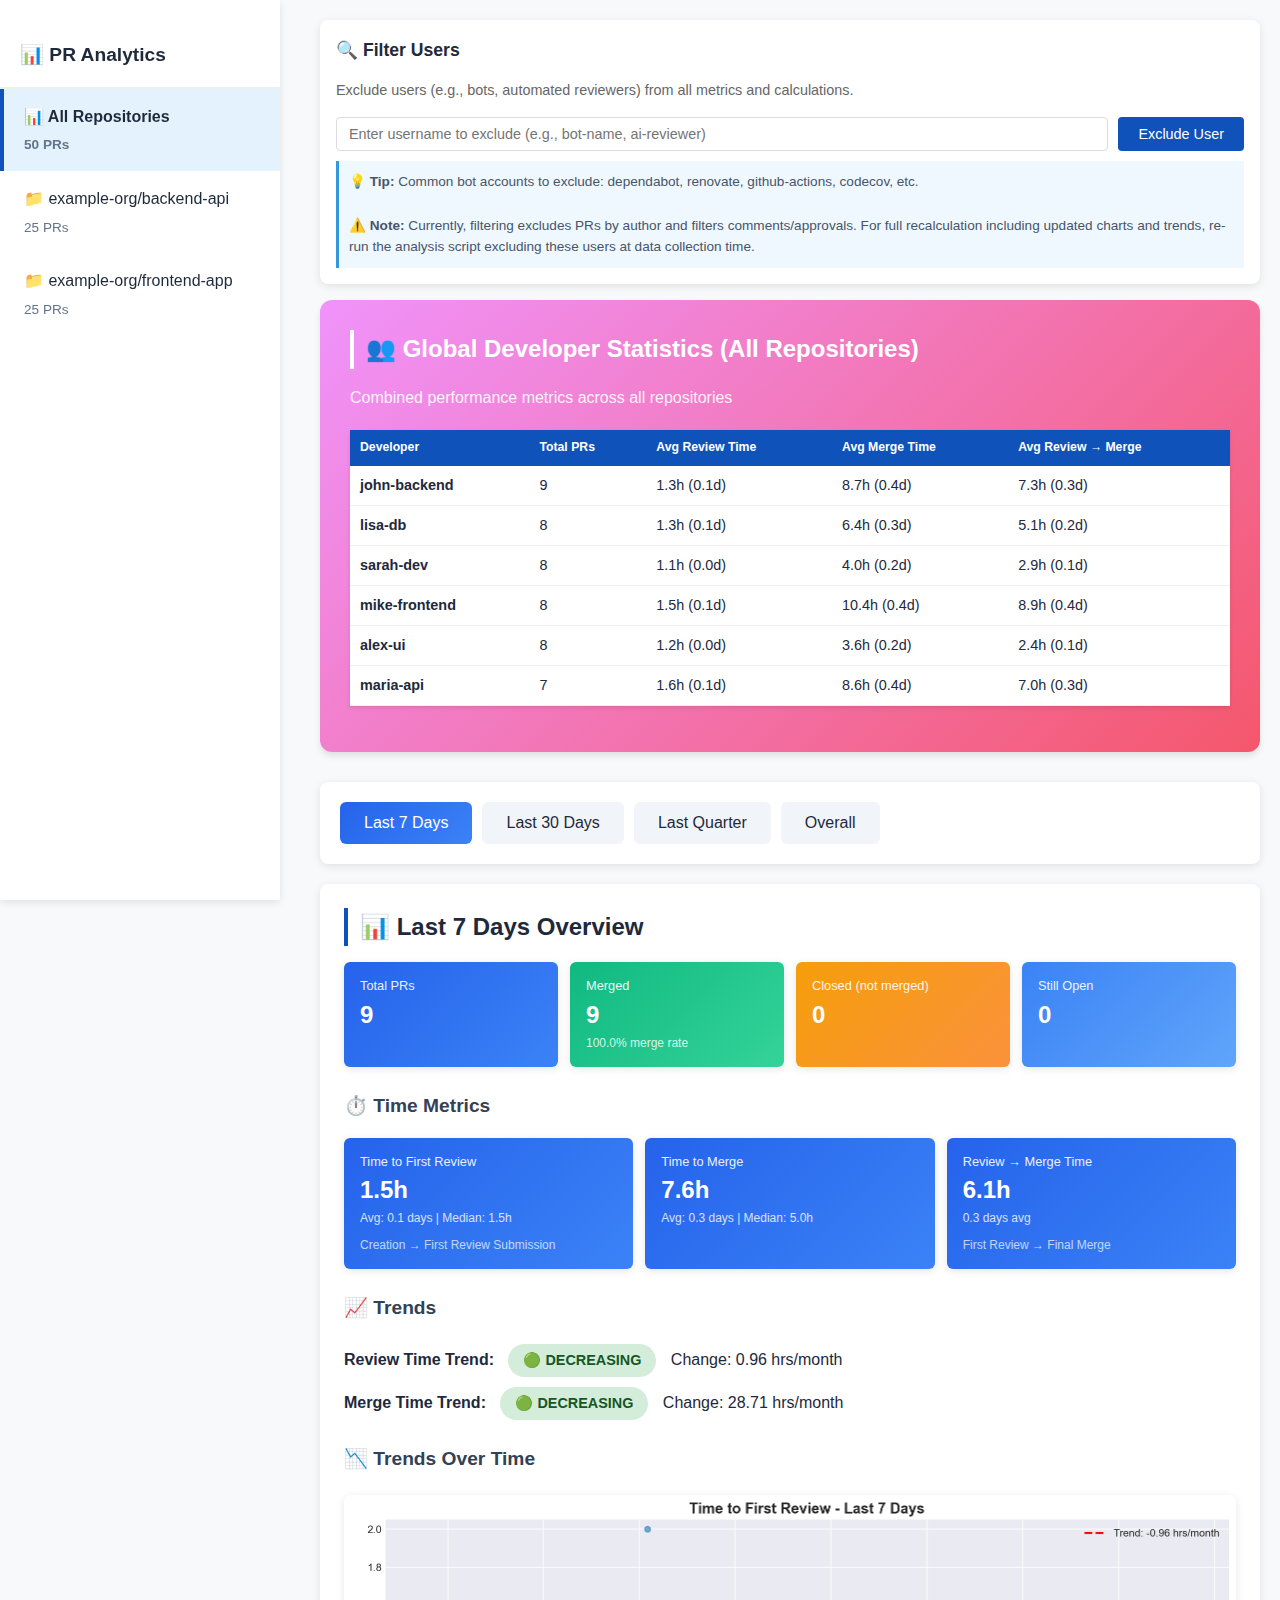
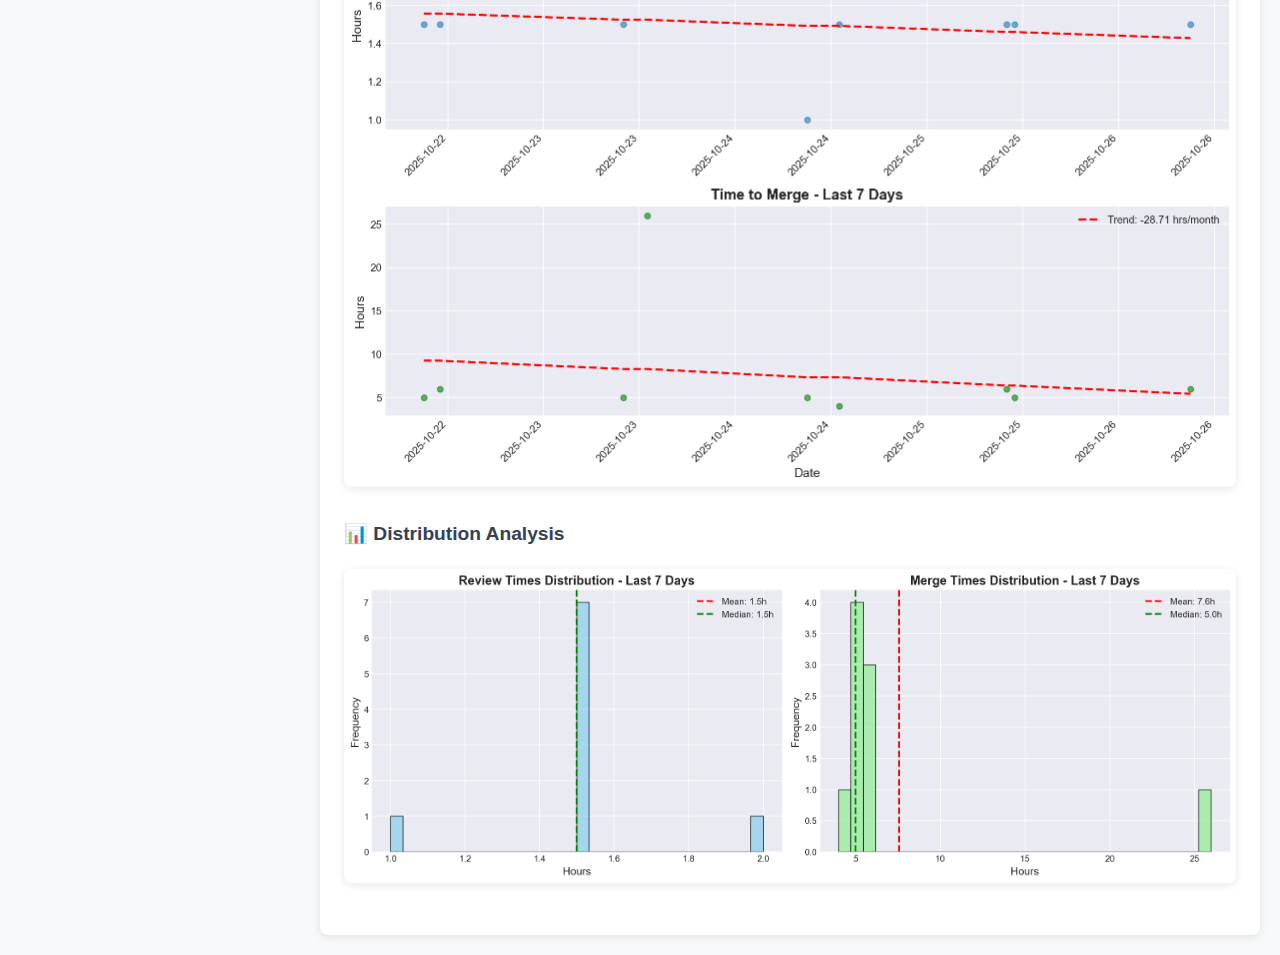
<file: index.html>
<!DOCTYPE html>
<html lang="en">
<head>
    <meta charset="UTF-8">
    <meta name="viewport" content="width=device-width, initial-scale=1.0">
    <title>PR Review Time Analysis Report</title>
    <link rel="stylesheet" href="styles.css">
</head>
<body>
    <div id="loading" class="loading">
        Loading report data...
    </div>

    <div id="app" style="display: none;">
        <div class="sidebar" id="sidebar">
            <!-- Dynamically populated by JavaScript -->
        </div>

        <div class="main-content">
            <div id="content">
                <!-- Dynamically populated by JavaScript -->
            </div>
        </div>
    </div>

    <script>
        // Global state
        let reportData = null;
        let currentRepoId = 'overall';
        let excludedUsers = new Set();  // Users to filter out
        let filteredData = null;  // Recalculated data after filtering

        // Utility functions
        function hoursToDays(hours) {
            return (hours / 24).toFixed(1);
        }

        function getPRSize(pr, config) {
            const additions = parseFloat(pr.additions) || 0;
            const deletions = parseFloat(pr.deletions) || 0;
            const totalChanges = additions + deletions;

            if (totalChanges < config.pr_size_small) return 'small';
            if (totalChanges < config.pr_size_medium) return 'medium';
            return 'large';
        }

        function parseCommentCounts(commentStr) {
            // Parse "loktar00:3,peter:4" into {loktar00: 3, peter: 4}
            if (!commentStr) return {};
            const result = {};
            commentStr.split(',').forEach(item => {
                const [author, count] = item.split(':');
                if (author && count) {
                    result[author.trim()] = parseInt(count.trim()) || 0;
                }
            });
            return result;
        }

        function parseAuthorList(authorStr) {
            // Parse "author1,author2,author3" into array
            if (!authorStr) return [];
            return authorStr.split(',').map(a => a.trim()).filter(a => a);
        }

        function filterPR(pr) {
            // Return true if PR should be included (not filtered out)
            if (excludedUsers.size === 0) return true;

            // Check if PR author is excluded
            if (excludedUsers.has(pr.author)) return false;

            // For now, include the PR if author isn't excluded
            // Comments/approvals from excluded users will be filtered in metrics
            return true;
        }

        function filterCommentCounts(commentStr) {
            // Remove excluded users from comment counts
            if (excludedUsers.size === 0) return commentStr;

            const counts = parseCommentCounts(commentStr);
            const filtered = {};

            for (const [author, count] of Object.entries(counts)) {
                if (!excludedUsers.has(author)) {
                    filtered[author] = count;
                }
            }

            // Convert back to string format
            return Object.entries(filtered)
                .map(([author, count]) => `${author}:${count}`)
                .join(',');
        }

        function filterApprovalAuthors(authorStr) {
            // Remove excluded users from approval list
            if (excludedUsers.size === 0) return authorStr;

            const authors = parseAuthorList(authorStr);
            const filtered = authors.filter(a => !excludedUsers.has(a));

            return filtered.join(',');
        }

        function formatTime(hours) {
            if (hours === null || hours === undefined) return 'N/A';
            return `${hours.toFixed(1)}h (${hoursToDays(hours)}d)`;
        }

        function formatPercentage(value, total) {
            if (!total) return '0.0';
            return ((value / total) * 100).toFixed(1);
        }

        // Calculate PR size breakdown from raw PR list
        function calculatePRSizes(prs) {
            const sizes = { small: 0, medium: 0, large: 0 };
            prs.forEach(pr => {
                const size = getPRSize(pr, reportData.config);
                sizes[size]++;
            });
            return sizes;
        }

        // Calculate comment metrics from raw PR list
        function calculateCommentMetrics(prs) {
            let totalComments = 0;
            const commentsByAuthor = {};

            prs.forEach(pr => {
                const commentCounts = parseCommentCounts(filterCommentCounts(pr.comment_authors || ''));

                for (const [author, count] of Object.entries(commentCounts)) {
                    totalComments += count;
                    commentsByAuthor[author] = (commentsByAuthor[author] || 0) + count;
                }
            });

            return { totalComments, commentsByAuthor };
        }

        // Calculate approval metrics from raw PR list
        function calculateApprovalMetrics(prs) {
            const approvalsByAuthor = {};
            let totalApprovals = 0;

            prs.forEach(pr => {
                const approvalAuthors = parseAuthorList(filterApprovalAuthors(pr.approval_authors || ''));

                approvalAuthors.forEach(author => {
                    approvalsByAuthor[author] = (approvalsByAuthor[author] || 0) + 1;
                    totalApprovals++;
                });
            });

            return { totalApprovals, approvalsByAuthor };
        }

        // Get PRs for a specific period and repository
        function getPRsForPeriod(repoName, periodKey) {
            if (!reportData.raw_prs || !reportData.raw_prs[repoName]) return [];

            const prs = reportData.raw_prs[repoName];
            const periodInfo = reportData.time_periods[periodKey];

            // Filter by excluded users
            let filtered = prs.filter(pr => filterPR(pr));

            // Filter by time period
            if (periodInfo.days) {
                const cutoffDate = new Date();
                cutoffDate.setDate(cutoffDate.getDate() - periodInfo.days);

                filtered = filtered.filter(pr => {
                    const createdAt = new Date(pr.created_at);
                    return createdAt >= cutoffDate;
                });
            }

            return filtered;
        }

        // Get data directory from query parameter (default: 'report')
        function getDataDirectory() {
            const urlParams = new URLSearchParams(window.location.search);
            return urlParams.get('data') || 'report';
        }

        // Load JSON data
        async function loadData() {
            try {
                const dataDir = getDataDirectory();
                const response = await fetch(`${dataDir}/report-data.json`);
                if (!response.ok) {
                    throw new Error(`HTTP error! status: ${response.status}`);
                }
                reportData = await response.json();
                initializeApp();
            } catch (error) {
                document.getElementById('loading').innerHTML = `
                    <div style="text-align: center;">
                        <p style="color: #e74c3c; font-size: 1.5em; margin-bottom: 10px;">❌ Error Loading Report</p>
                        <p style="color: #7f8c8d;">${error.message}</p>
                        <p style="color: #7f8c8d; margin-top: 20px;">Make sure you've run analyze_pr_times.py to generate data/report-data.json</p>
                    </div>
                `;
                console.error('Error loading data:', error);
            }
        }

        // Initialize the app
        function initializeApp() {
            document.getElementById('loading').style.display = 'none';
            document.getElementById('app').style.display = 'block';

            renderSidebar();
            renderRepository(currentRepoId);
        }

        // Render sidebar navigation
        function renderSidebar() {
            const sidebar = document.getElementById('sidebar');

            let html = `
                <div class="sidebar-header">
                    <div class="sidebar-title">📊 PR Analytics</div>
                </div>
            `;

            reportData.repositories.forEach(repo => {
                const isActive = repo.repo_id === currentRepoId;
                const icon = repo.is_combined ? '📊' : '📁';
                html += `
                    <div class="nav-item ${isActive ? 'active' : ''}" onclick="switchRepository('${repo.repo_id}')">
                        <div class="nav-item-title">${icon} ${repo.repo_name}</div>
                        <div class="nav-item-meta">${repo.total_prs} PRs</div>
                    </div>
                `;
            });

            sidebar.innerHTML = html;
        }

        // Switch repository view
        function switchRepository(repoId) {
            currentRepoId = repoId;
            renderSidebar();
            renderRepository(repoId);
        }

        // Render global developer stats
        function renderGlobalDevStats() {
            const sortedDevs = Object.entries(reportData.global_dev_stats).sort((a, b) => b[1].pr_count - a[1].pr_count);

            let html = `
                <div style="background: linear-gradient(135deg, #f093fb 0%, #f5576c 100%); color: white; padding: 30px; border-radius: 12px; margin-bottom: 30px; box-shadow: 0 4px 6px rgba(0,0,0,0.1);">
                    <h2 style="color: white; border-left-color: white; margin-top: 0;">👥 Global Developer Statistics (All Repositories)</h2>
                    <p style="margin-bottom: 20px; opacity: 0.9;">Combined performance metrics across all repositories</p>

                    <table class="dev-table">
                        <thead>
                            <tr>
                                <th>Developer</th>
                                <th>Total PRs</th>
                                <th>Avg Review Time</th>
                                <th>Avg Merge Time</th>
                                <th>Avg Review → Merge</th>
                            </tr>
                        </thead>
                        <tbody>
            `;

            sortedDevs.forEach(([author, stats]) => {
                const reviewTime = formatTime(stats.avg_review_time);
                const mergeTime = formatTime(stats.avg_merge_time);
                const reviewToMerge = (stats.avg_review_time && stats.avg_merge_time)
                    ? formatTime(stats.avg_merge_time - stats.avg_review_time)
                    : 'N/A';

                html += `
                    <tr>
                        <td><strong>${author}</strong></td>
                        <td>${stats.pr_count}</td>
                        <td>${reviewTime}</td>
                        <td>${mergeTime}</td>
                        <td>${reviewToMerge}</td>
                    </tr>
                `;
            });

            html += `
                        </tbody>
                    </table>
                </div>
            `;

            return html;
        }

        // Render filter UI
        function renderFilterUI() {
            let html = `
                <div class="filter-section">
                    <h3>🔍 Filter Users</h3>
                    <p style="margin-bottom: 15px; color: #666; font-size: 0.9em;">
                        Exclude users (e.g., bots, automated reviewers) from all metrics and calculations.
                    </p>
            `;

            if (excludedUsers.size > 0) {
                html += `
                    <div class="filter-tags">
                        ${Array.from(excludedUsers).map(user => `
                            <div class="filter-tag">
                                <span>${user}</span>
                                <span class="filter-tag-remove" onclick="removeExcludedUser('${user}')">×</span>
                            </div>
                        `).join('')}
                    </div>
                `;
            }

            html += `
                    <div class="filter-input-group">
                        <input
                            type="text"
                            id="exclude-user-input"
                            class="filter-input"
                            placeholder="Enter username to exclude (e.g., bot-name, ai-reviewer)"
                            onkeypress="if(event.key==='Enter') addExcludedUser()"
                        />
                        <button class="filter-button" onclick="addExcludedUser()">Exclude User</button>
                    </div>
                    <div class="filter-info">
                        💡 <strong>Tip:</strong> Common bot accounts to exclude: dependabot, renovate, github-actions, codecov, etc.
                        <br><br>
                        ⚠️ <strong>Note:</strong> Currently, filtering excludes PRs by author and filters comments/approvals.
                        For full recalculation including updated charts and trends, re-run the analysis script excluding these users at data collection time.
                    </div>
                </div>
            `;

            return html;
        }

        // Add excluded user
        function addExcludedUser() {
            const input = document.getElementById('exclude-user-input');
            const username = input.value.trim();

            if (username && !excludedUsers.has(username)) {
                excludedUsers.add(username);
                input.value = '';

                // Refresh current view
                renderRepository(currentRepoId);
            }
        }

        // Remove excluded user
        function removeExcludedUser(username) {
            excludedUsers.delete(username);
            // Refresh current view
            renderRepository(currentRepoId);
        }

        // Render repository content
        function renderRepository(repoId) {
            const repo = reportData.repositories.find(r => r.repo_id === repoId);
            if (!repo) return;

            const content = document.getElementById('content');

            let html = '';

            // Add filter UI at the top
            html += renderFilterUI();

            // Add global developer stats section if we're viewing the "Overall" combined view
            if (repo.is_combined && reportData.global_dev_stats && Object.keys(reportData.global_dev_stats).length > 0) {
                html += renderGlobalDevStats();
            }

            // Get periods in order - show all periods, even if no data
            const periodOrder = ['last_7_days', 'last_30_days', 'last_quarter', 'overall'];

            // Create tab navigation
            html += `
                <div class="tab-navigation">
                    ${periodOrder.map(periodKey => {
                        const periodInfo = reportData.time_periods[periodKey];
                        const hasData = repo.period_stats[periodKey];
                        return `<button class="tab-button ${!hasData ? 'no-data' : ''}" onclick="switchTab('${periodKey}')" id="tab-btn-${periodKey}">
                            ${periodInfo.name}
                        </button>`;
                    }).join('')}
                </div>
            `;

            // Create tab content for each period
            periodOrder.forEach(periodKey => {
                const periodStats = repo.period_stats[periodKey];
                const periodCharts = repo.period_charts[periodKey] || {};
                html += renderPeriodContent(periodKey, periodStats, periodCharts, repo.repo_id);
            });

            content.innerHTML = html;

            // Activate first tab (prefer first period with data, fallback to first period)
            const firstPeriodWithData = periodOrder.find(p => repo.period_stats[p]);
            switchTab(firstPeriodWithData || periodOrder[0]);
        }

        // Switch tab
        function switchTab(periodKey) {
            // Update buttons
            document.querySelectorAll('.tab-button').forEach(btn => {
                btn.classList.remove('active');
            });
            document.getElementById(`tab-btn-${periodKey}`).classList.add('active');

            // Update content
            document.querySelectorAll('.tab-content').forEach(content => {
                content.classList.remove('active');
            });
            document.getElementById(`tab-content-${periodKey}`).classList.add('active');
        }

        // Render period content
        function renderPeriodContent(periodKey, stats, charts, repoId) {
            let html = `<div class="tab-content" id="tab-content-${periodKey}">`;

            // Handle empty period (no data)
            if (!stats) {
                html += `
                    <div style="padding: 60px 20px; text-align: center; color: #7f8c8d;">
                        <div style="font-size: 3em; margin-bottom: 20px;">📊</div>
                        <h3 style="color: #95a5a6; margin-bottom: 10px;">No PRs in This Period</h3>
                        <p>No pull requests were created during this time window.</p>
                    </div>
                </div>`;
                return html;
            }

            const overall = stats.overall;
            const perDev = stats.per_dev;
            const trends = stats.trends;

            // Overall stats
            html += `
                <h2>📊 ${stats.name} Overview</h2>
                <div class="stats-grid">
                    <div class="stat-card">
                        <div class="stat-label">Total PRs</div>
                        <div class="stat-value">${overall.total_prs}</div>
                    </div>
                    <div class="stat-card success">
                        <div class="stat-label">Merged</div>
                        <div class="stat-value">${overall.merged_prs}</div>
                        <div class="stat-sub">${formatPercentage(overall.merged_prs, overall.total_prs)}% merge rate</div>
                    </div>
                    <div class="stat-card warning">
                        <div class="stat-label">Closed (not merged)</div>
                        <div class="stat-value">${overall.closed_not_merged_prs}</div>
                    </div>
                    <div class="stat-card info">
                        <div class="stat-label">Still Open</div>
                        <div class="stat-value">${overall.open_prs}</div>
                    </div>
                </div>
            `;

            // Time metrics
            if (overall.avg_review_time) {
                const reviewToMerge = overall.avg_merge_time - overall.avg_review_time;
                html += `
                    <h3>⏱️ Time Metrics</h3>
                    <div class="stats-grid">
                        <div class="stat-card">
                            <div class="stat-label">Time to First Review</div>
                            <div class="stat-value">${overall.avg_review_time.toFixed(1)}h</div>
                            <div class="stat-sub">Avg: ${hoursToDays(overall.avg_review_time)} days | Median: ${overall.median_review_time.toFixed(1)}h</div>
                            <div class="stat-sub" style="font-size: 0.75em; margin-top: 8px; opacity: 0.7;">Creation → First Review Submission</div>
                        </div>
                        <div class="stat-card">
                            <div class="stat-label">Time to Merge</div>
                            <div class="stat-value">${overall.avg_merge_time.toFixed(1)}h</div>
                            <div class="stat-sub">Avg: ${hoursToDays(overall.avg_merge_time)} days | Median: ${overall.median_merge_time.toFixed(1)}h</div>
                        </div>
                        <div class="stat-card">
                            <div class="stat-label">Review → Merge Time</div>
                            <div class="stat-value">${reviewToMerge.toFixed(1)}h</div>
                            <div class="stat-sub">${hoursToDays(reviewToMerge)} days avg</div>
                            <div class="stat-sub" style="font-size: 0.75em; margin-top: 8px; opacity: 0.7;">First Review → Final Merge</div>
                        </div>
                    </div>
                `;
            }

            // Trends
            if (trends.review_slope !== null || trends.merge_slope !== null) {
                html += `<h3>📈 Trends</h3><div style="margin: 20px 0;">`;

                if (trends.review_slope !== null) {
                    const direction = trends.review_slope < 0 ? 'decreasing' : 'increasing';
                    const emoji = trends.review_slope < 0 ? '🟢' : '🔴';
                    const change = Math.abs(trends.review_slope) * 30;
                    html += `
                        <div style="margin: 10px 0;">
                            <strong>Review Time Trend:</strong>
                            <span class="trend-indicator ${direction}">${emoji} ${direction.toUpperCase()}</span>
                            <span style="margin-left: 10px;">Change: ${change.toFixed(2)} hrs/month</span>
                        </div>
                    `;
                }

                if (trends.merge_slope !== null) {
                    const direction = trends.merge_slope < 0 ? 'decreasing' : 'increasing';
                    const emoji = trends.merge_slope < 0 ? '🟢' : '🔴';
                    const change = Math.abs(trends.merge_slope) * 30;
                    html += `
                        <div style="margin: 10px 0;">
                            <strong>Merge Time Trend:</strong>
                            <span class="trend-indicator ${direction}">${emoji} ${direction.toUpperCase()}</span>
                            <span style="margin-left: 10px;">Change: ${change.toFixed(2)} hrs/month</span>
                        </div>
                    `;
                }

                html += `</div>`;
            }

            // Get raw PRs for this period to calculate new metrics
            const repoName = reportData.repositories.find(r => r.repo_id === repoId)?.repo_name;
            const periodPRs = repoName ? getPRsForPeriod(repoName, periodKey) : [];

            // PR Size Breakdown
            if (periodPRs.length > 0) {
                const sizes = calculatePRSizes(periodPRs);
                const totalPRs = periodPRs.length;

                html += `
                    <h3>📏 PR Size Breakdown</h3>
                    <div class="stats-grid">
                        <div class="stat-card" style="background: linear-gradient(135deg, #56ab2f 0%, #a8e063 100%);">
                            <div class="stat-label">Small PRs</div>
                            <div class="stat-value">${sizes.small}</div>
                            <div class="stat-sub">${formatPercentage(sizes.small, totalPRs)}% | < ${reportData.config.pr_size_small} lines</div>
                        </div>
                        <div class="stat-card" style="background: linear-gradient(135deg, #f09819 0%, #edde5d 100%);">
                            <div class="stat-label">Medium PRs</div>
                            <div class="stat-value">${sizes.medium}</div>
                            <div class="stat-sub">${formatPercentage(sizes.medium, totalPRs)}% | ${reportData.config.pr_size_small}-${reportData.config.pr_size_medium} lines</div>
                        </div>
                        <div class="stat-card" style="background: linear-gradient(135deg, #eb3349 0%, #f45c43 100%);">
                            <div class="stat-label">Large PRs</div>
                            <div class="stat-value">${sizes.large}</div>
                            <div class="stat-sub">${formatPercentage(sizes.large, totalPRs)}% | > ${reportData.config.pr_size_medium} lines</div>
                        </div>
                    </div>
                `;

                // Comment Metrics
                const commentMetrics = calculateCommentMetrics(periodPRs);
                const avgCommentsPerPR = (commentMetrics.totalComments / totalPRs).toFixed(1);

                html += `
                    <h3>💬 Comment Activity</h3>
                    <div class="stats-grid">
                        <div class="stat-card" style="background: linear-gradient(135deg, #667eea 0%, #764ba2 100%);">
                            <div class="stat-label">Total Comments</div>
                            <div class="stat-value">${commentMetrics.totalComments}</div>
                            <div class="stat-sub">${avgCommentsPerPR} avg per PR</div>
                        </div>
                        <div class="stat-card" style="background: linear-gradient(135deg, #2193b0 0%, #6dd5ed 100%);">
                            <div class="stat-label">Active Commenters</div>
                            <div class="stat-value">${Object.keys(commentMetrics.commentsByAuthor).length}</div>
                            <div class="stat-sub">Unique participants</div>
                        </div>
                    </div>
                `;

                // Top Commenters
                if (Object.keys(commentMetrics.commentsByAuthor).length > 0) {
                    const sortedCommenters = Object.entries(commentMetrics.commentsByAuthor)
                        .sort((a, b) => b[1] - a[1])
                        .slice(0, 10);

                    html += `
                        <h4 style="margin-top: 20px; color: #34495e;">Top Commenters</h4>
                        <table class="dev-table">
                            <thead>
                                <tr>
                                    <th>Developer</th>
                                    <th>Comments</th>
                                    <th>% of Total</th>
                                    <th>Avg per PR</th>
                                </tr>
                            </thead>
                            <tbody>
                    `;

                    sortedCommenters.forEach(([author, count]) => {
                        const percentage = formatPercentage(count, commentMetrics.totalComments);
                        const avgPerPR = (count / totalPRs).toFixed(1);
                        html += `
                            <tr>
                                <td><strong>${author}</strong></td>
                                <td>${count}</td>
                                <td>${percentage}%</td>
                                <td>${avgPerPR}</td>
                            </tr>
                        `;
                    });

                    html += `
                            </tbody>
                        </table>
                    `;
                }

                // Approval Metrics
                const approvalMetrics = calculateApprovalMetrics(periodPRs);
                const avgApprovalsPerPR = (approvalMetrics.totalApprovals / totalPRs).toFixed(1);

                html += `
                    <h3>✅ Approval Activity</h3>
                    <div class="stats-grid">
                        <div class="stat-card" style="background: linear-gradient(135deg, #11998e 0%, #38ef7d 100%);">
                            <div class="stat-label">Total Approvals</div>
                            <div class="stat-value">${approvalMetrics.totalApprovals}</div>
                            <div class="stat-sub">${avgApprovalsPerPR} avg per PR</div>
                        </div>
                        <div class="stat-card" style="background: linear-gradient(135deg, #134e5e 0%, #71b280 100%);">
                            <div class="stat-label">Active Approvers</div>
                            <div class="stat-value">${Object.keys(approvalMetrics.approvalsByAuthor).length}</div>
                            <div class="stat-sub">Unique approvers</div>
                        </div>
                    </div>
                `;

                // Top Approvers
                if (Object.keys(approvalMetrics.approvalsByAuthor).length > 0) {
                    const sortedApprovers = Object.entries(approvalMetrics.approvalsByAuthor)
                        .sort((a, b) => b[1] - a[1])
                        .slice(0, 10);

                    html += `
                        <h4 style="margin-top: 20px; color: #34495e;">Top Approvers</h4>
                        <table class="dev-table">
                            <thead>
                                <tr>
                                    <th>Developer</th>
                                    <th>Approvals</th>
                                    <th>% of Total</th>
                                </tr>
                            </thead>
                            <tbody>
                    `;

                    sortedApprovers.forEach(([author, count]) => {
                        const percentage = formatPercentage(count, approvalMetrics.totalApprovals);
                        html += `
                            <tr>
                                <td><strong>${author}</strong></td>
                                <td>${count}</td>
                                <td>${percentage}%</td>
                            </tr>
                        `;
                    });

                    html += `
                            </tbody>
                        </table>
                    `;
                }

                // Recent PRs (for last_7_days period only)
                if (periodKey === 'last_7_days' && periodPRs.length > 0) {
                    const sortedPRs = [...periodPRs].sort((a, b) => new Date(b.created_at) - new Date(a.created_at));

                    html += `
                        <h3>📋 Recent PRs (Last 7 Days)</h3>
                        <table class="dev-table">
                            <thead>
                                <tr>
                                    <th>PR</th>
                                    <th>Title</th>
                                    <th>Author</th>
                                    <th>Size</th>
                                    <th>Status</th>
                                    <th>Created</th>
                                </tr>
                            </thead>
                            <tbody>
                    `;

                    sortedPRs.forEach(pr => {
                        const size = getPRSize(pr, reportData.config);
                        const sizeColor = size === 'small' ? '#28a745' : size === 'medium' ? '#ffc107' : '#dc3545';
                        const status = pr.merged_at ? '✅ Merged' : pr.closed_at ? '❌ Closed' : '🔄 Open';
                        const createdDate = new Date(pr.created_at).toLocaleDateString();

                        html += `
                            <tr>
                                <td><a href="${pr.url}" target="_blank" style="color: #3498db;">#${pr.number}</a></td>
                                <td>${pr.title}</td>
                                <td>${pr.author}</td>
                                <td><span style="color: ${sizeColor}; font-weight: bold;">${size}</span></td>
                                <td>${status}</td>
                                <td>${createdDate}</td>
                            </tr>
                        `;
                    });

                    html += `
                            </tbody>
                        </table>
                    `;
                }
            }

            // Charts
            const dataDir = getDataDirectory();
            if (charts.trends) {
                html += `
                    <h3>📉 Trends Over Time</h3>
                    <div class="chart-container">
                        <img src="${dataDir}/${charts.trends}" alt="Trends Chart - ${stats.name}">
                    </div>
                `;
            }

            if (charts.distributions) {
                html += `
                    <h3>📊 Distribution Analysis</h3>
                    <div class="chart-container">
                        <img src="${dataDir}/${charts.distributions}" alt="Distribution Chart - ${stats.name}">
                    </div>
                `;
            }

            // Per-developer stats
            if (perDev && Object.keys(perDev).length > 0) {
                const sortedDevs = Object.entries(perDev).sort((a, b) => b[1].pr_count - a[1].pr_count);

                html += `
                    <h3>👥 Developer Performance</h3>
                    <table class="dev-table">
                        <thead>
                            <tr>
                                <th>Developer</th>
                                <th>PRs</th>
                                <th>Avg Review Time</th>
                                <th>Avg Merge Time</th>
                                <th>Avg Review → Merge</th>
                            </tr>
                        </thead>
                        <tbody>
                `;

                sortedDevs.forEach(([author, devStats]) => {
                    const reviewTime = formatTime(devStats.avg_review_time);
                    const mergeTime = formatTime(devStats.avg_merge_time);
                    const reviewToMerge = (devStats.avg_review_time && devStats.avg_merge_time)
                        ? formatTime(devStats.avg_merge_time - devStats.avg_review_time)
                        : 'N/A';

                    html += `
                        <tr>
                            <td><strong>${author}</strong></td>
                            <td>${devStats.pr_count}</td>
                            <td>${reviewTime}</td>
                            <td>${mergeTime}</td>
                            <td>${reviewToMerge}</td>
                        </tr>
                    `;
                });

                html += `
                        </tbody>
                    </table>
                `;
            }

            html += `</div>`;
            return html;
        }

        // Load data on page load
        loadData();
    </script>
</body>
</html>
</file>
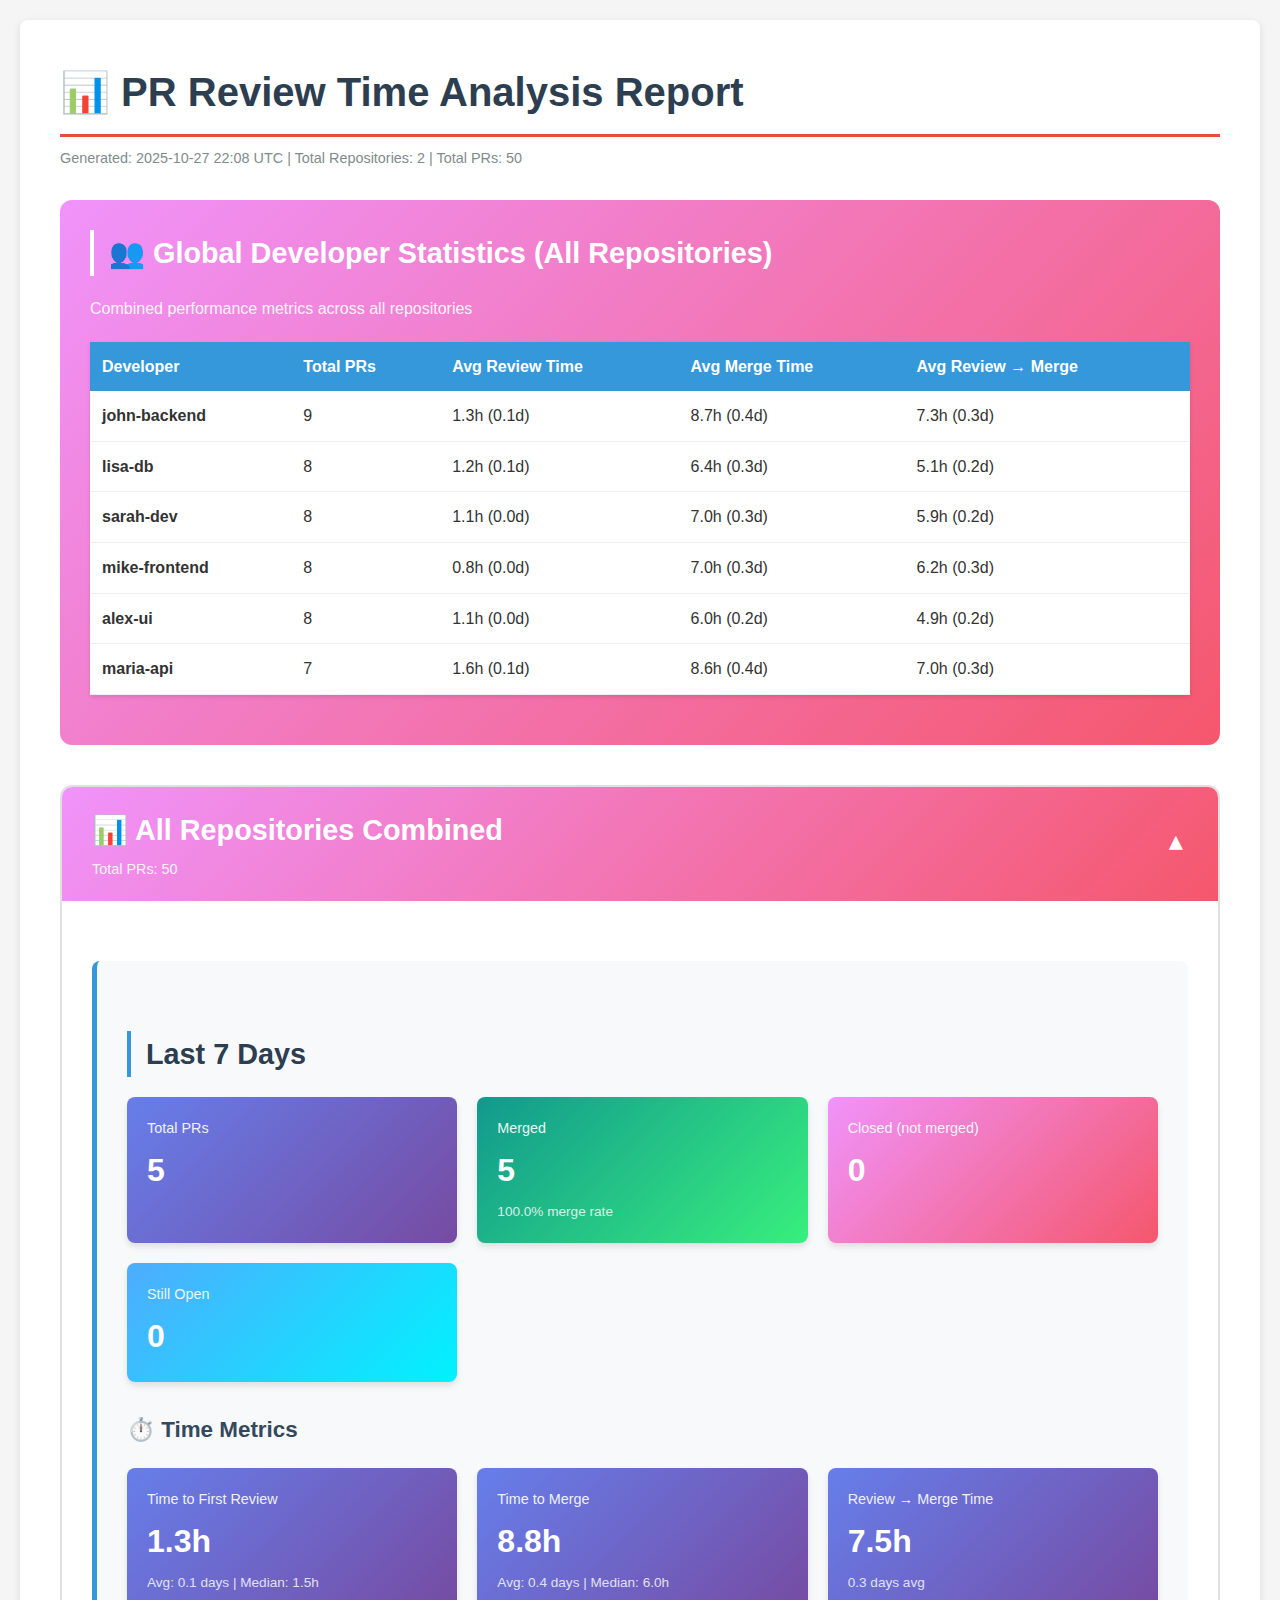
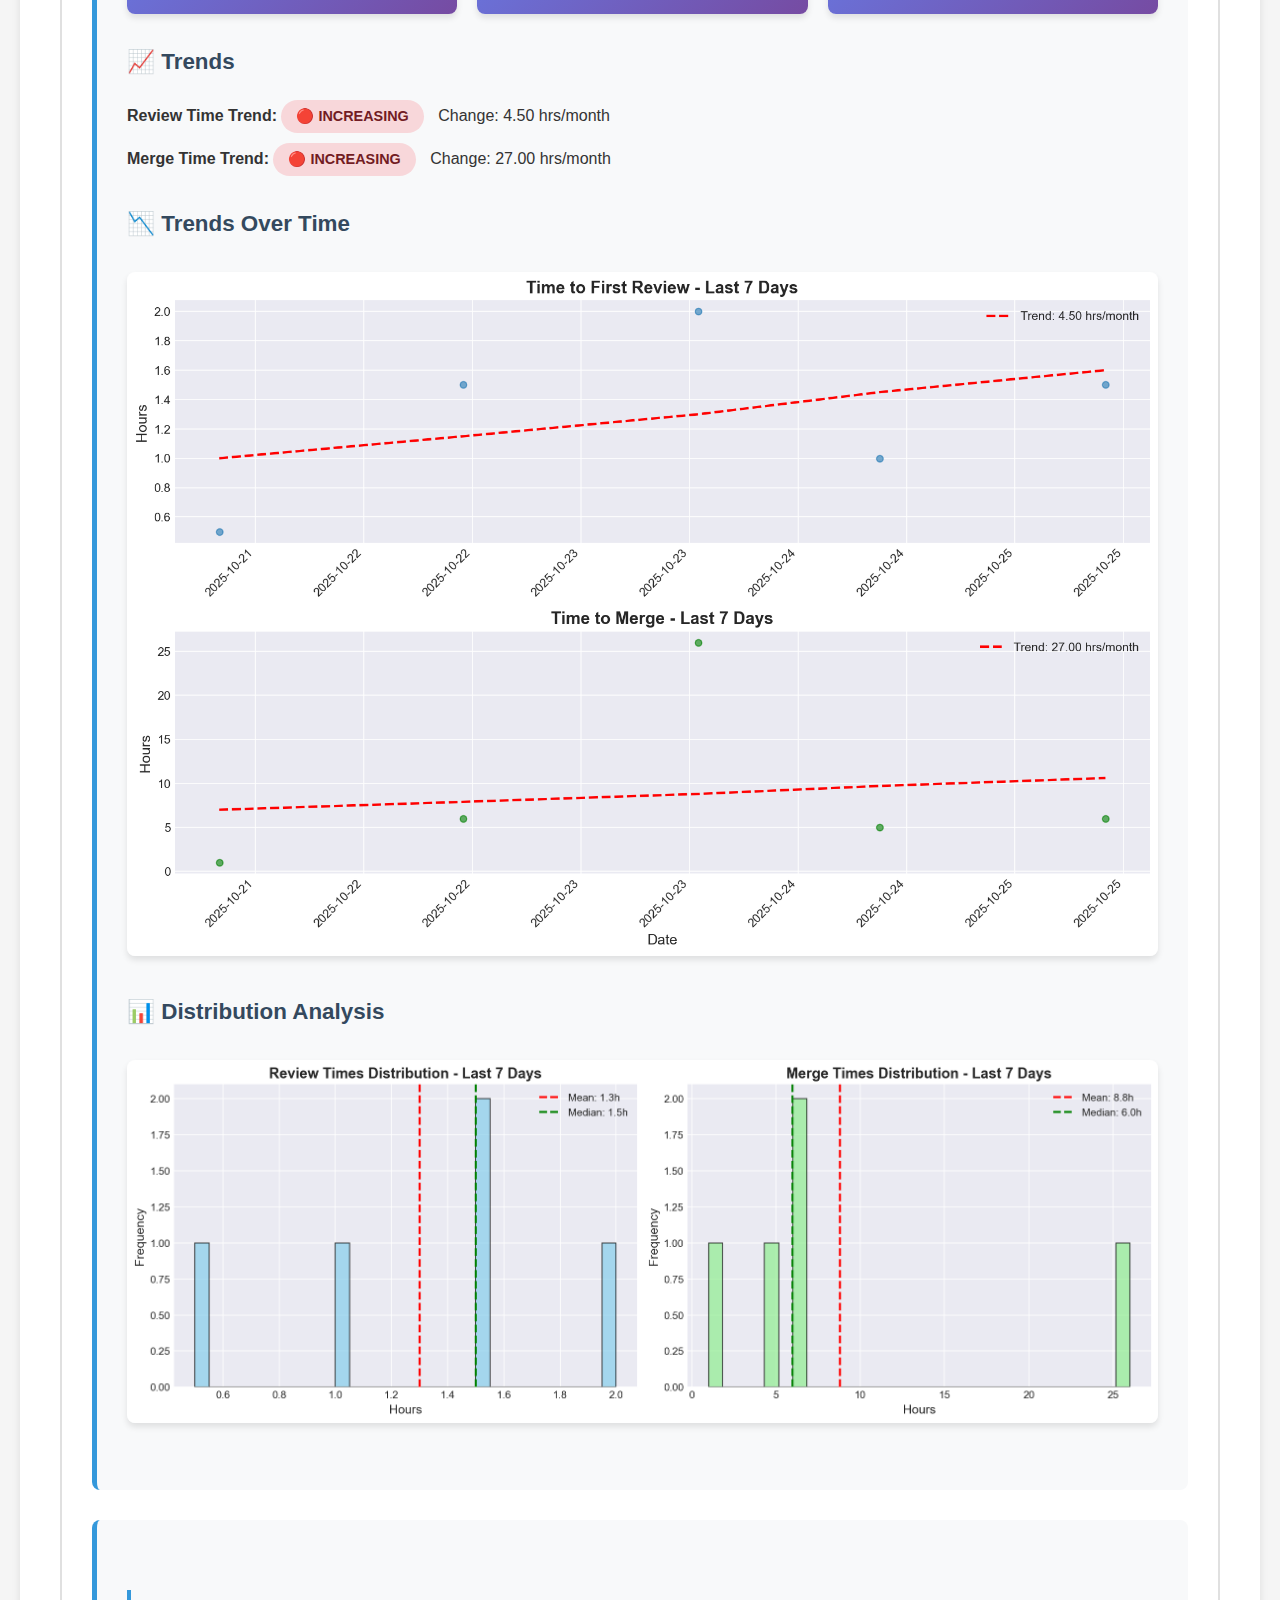
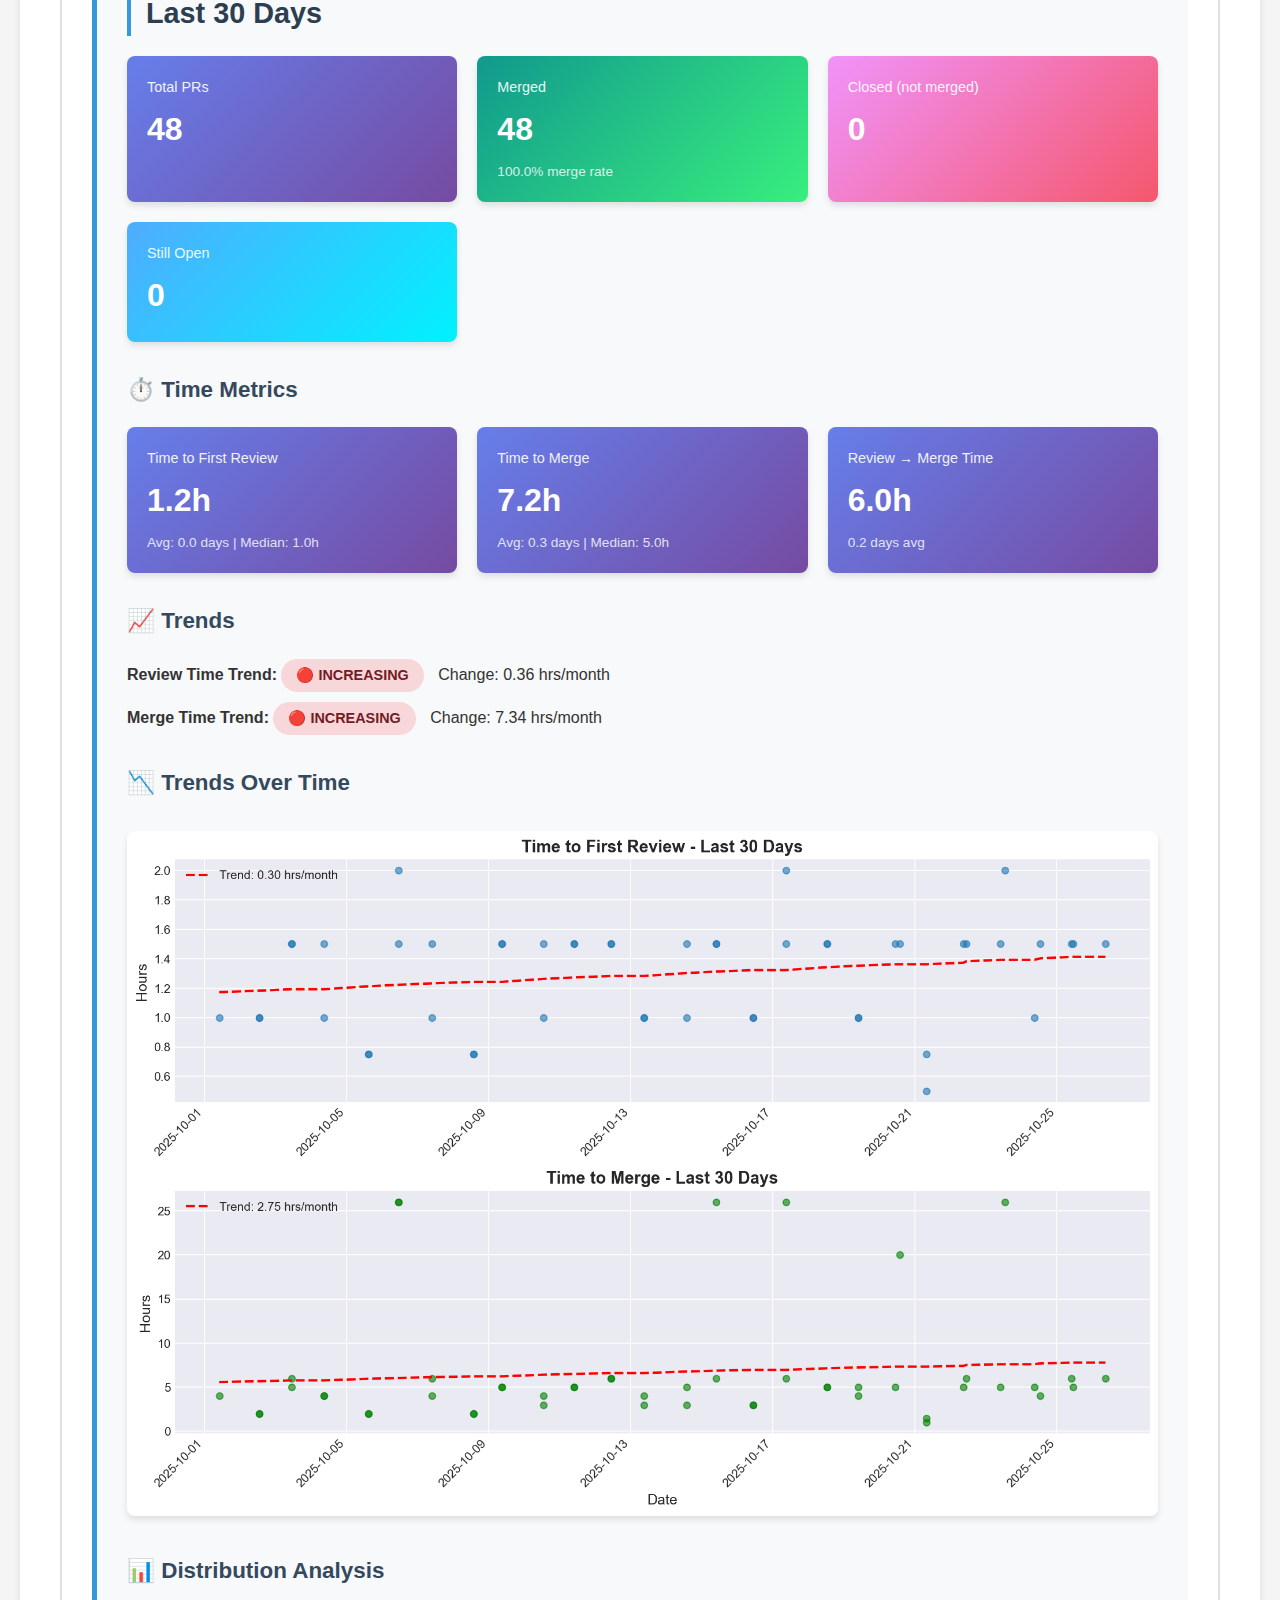
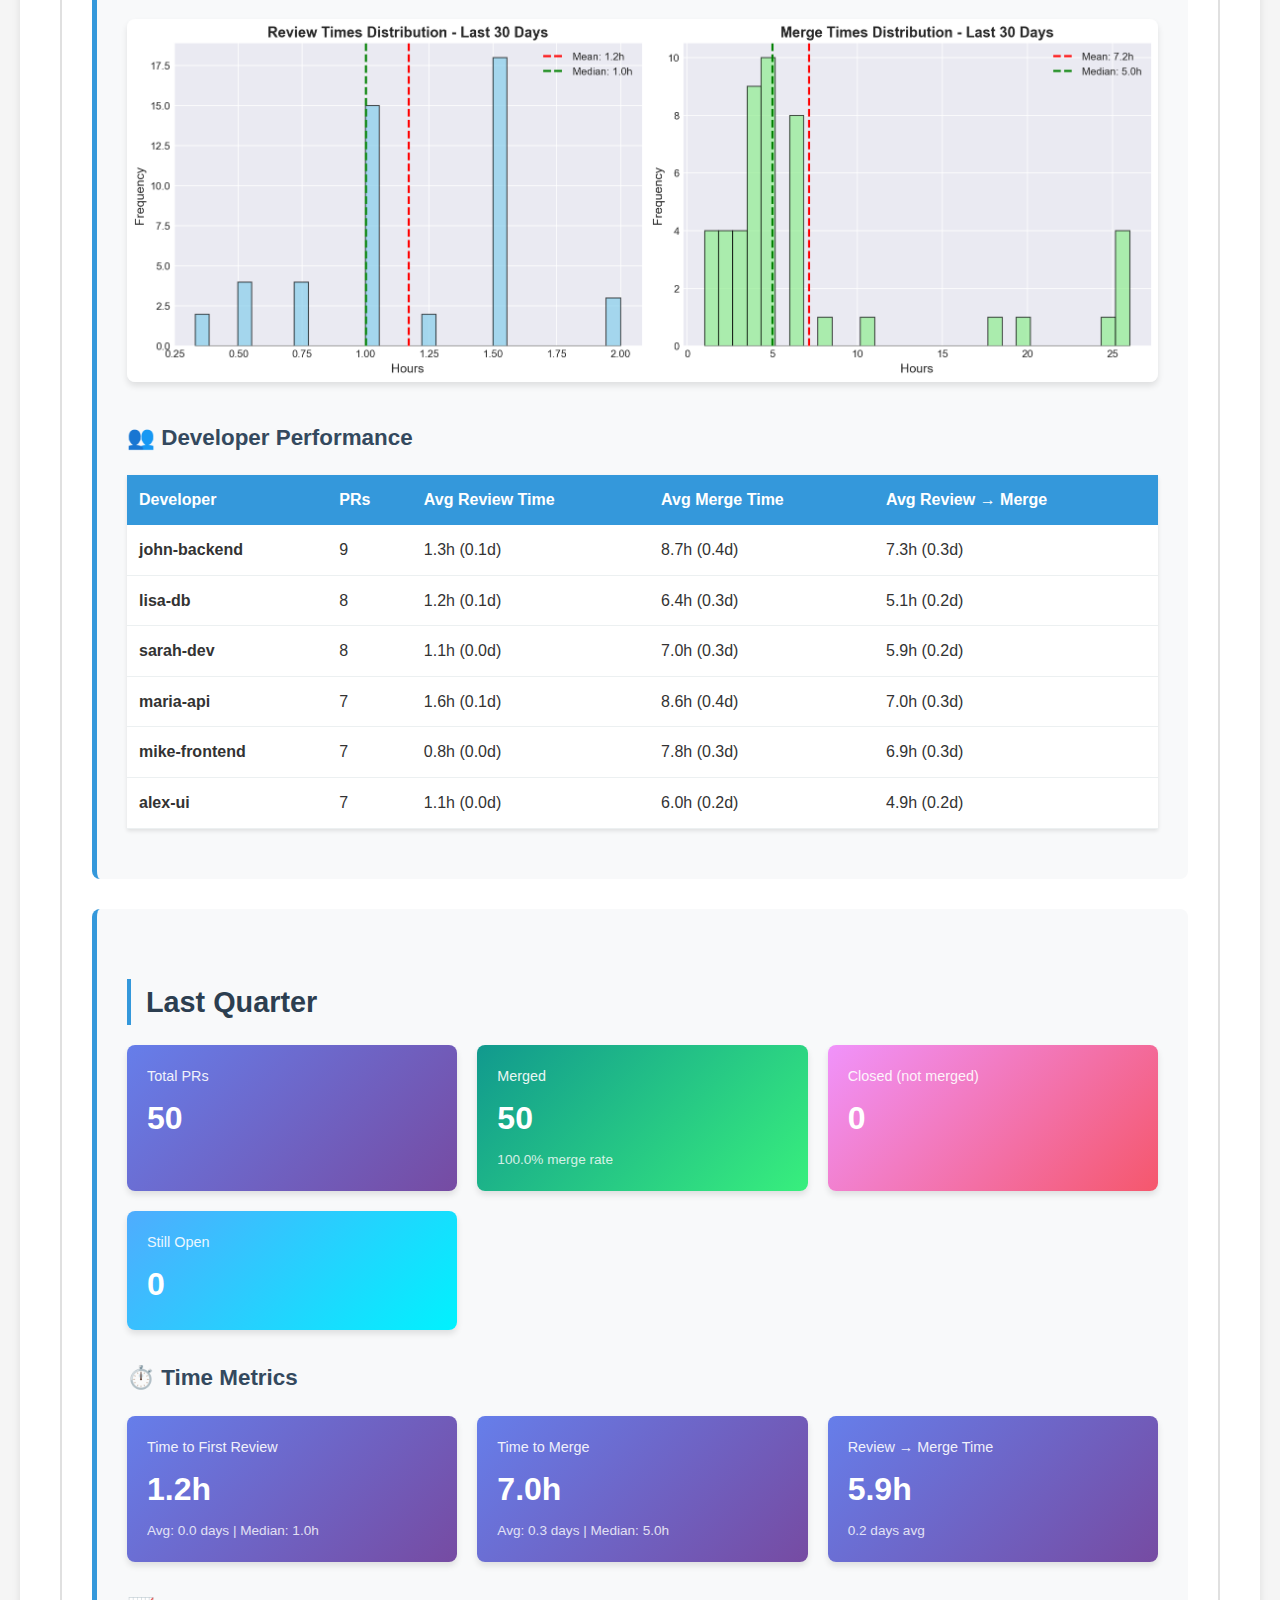
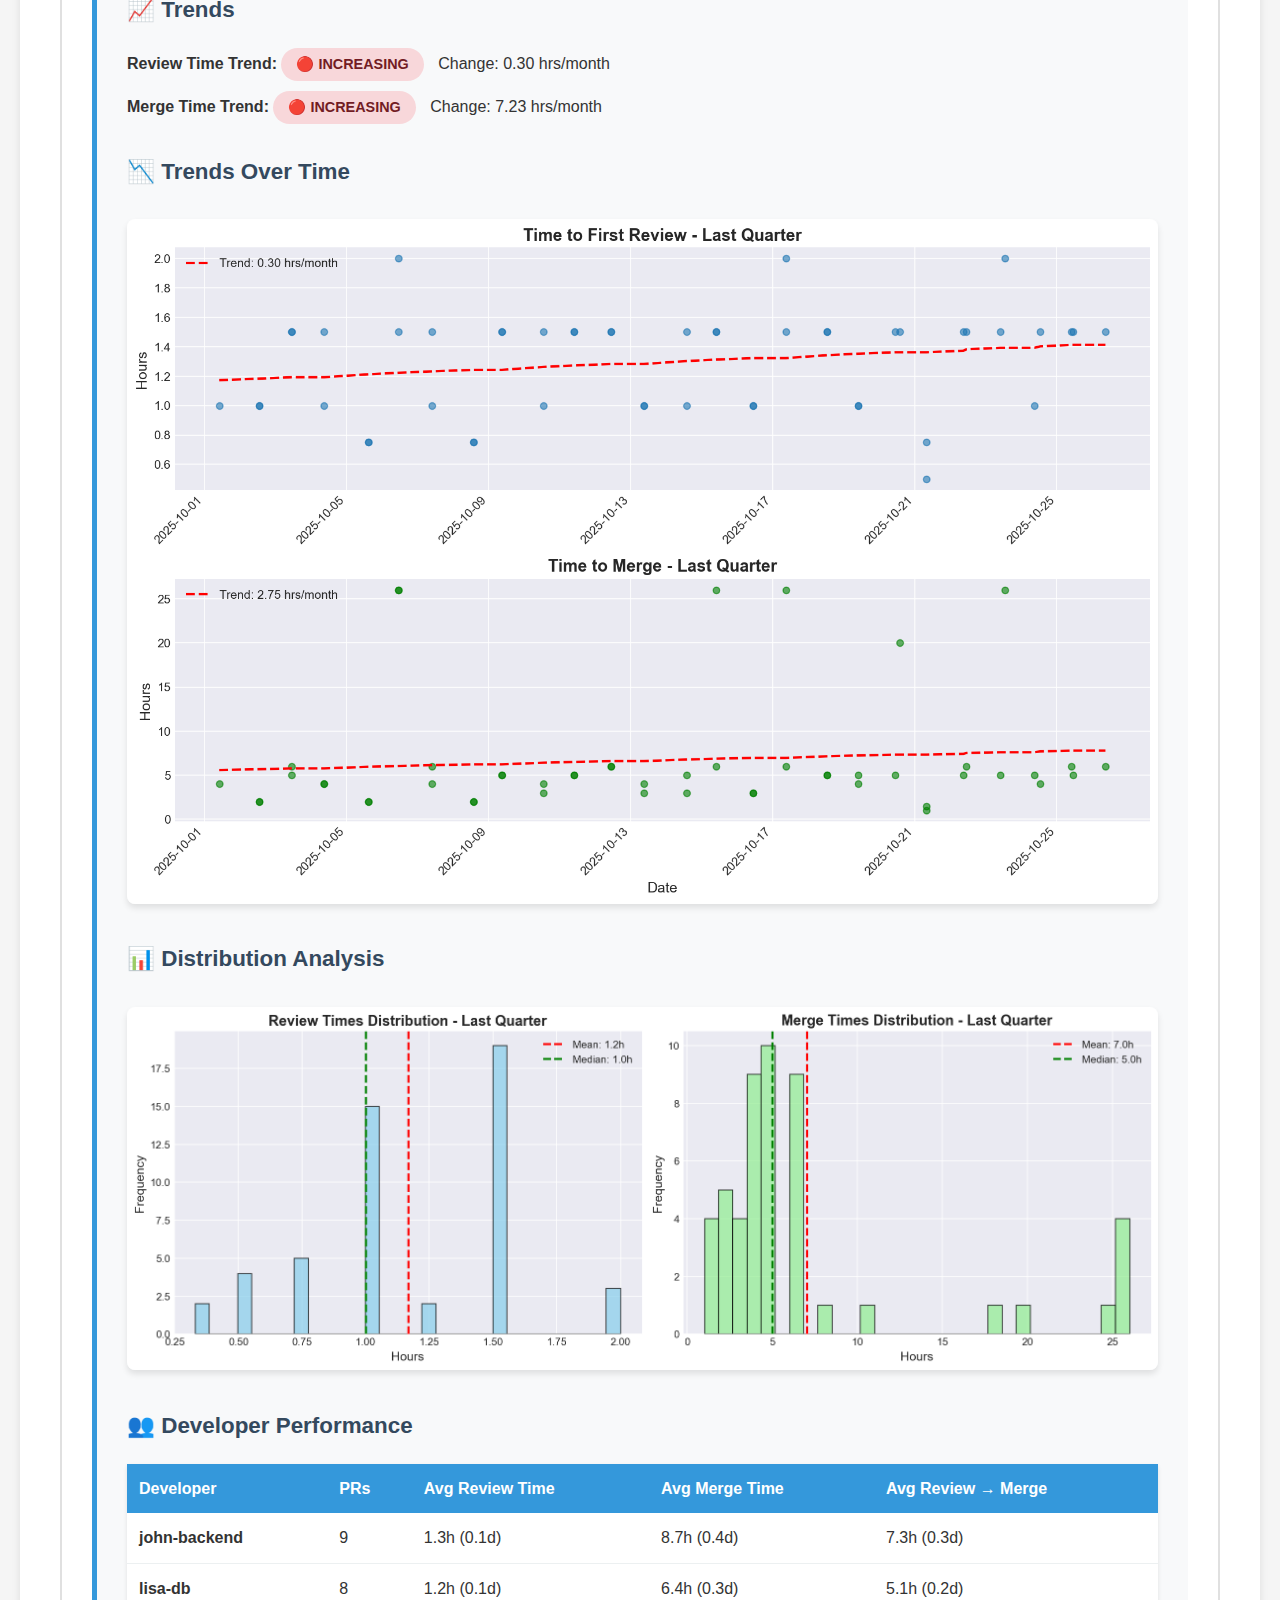
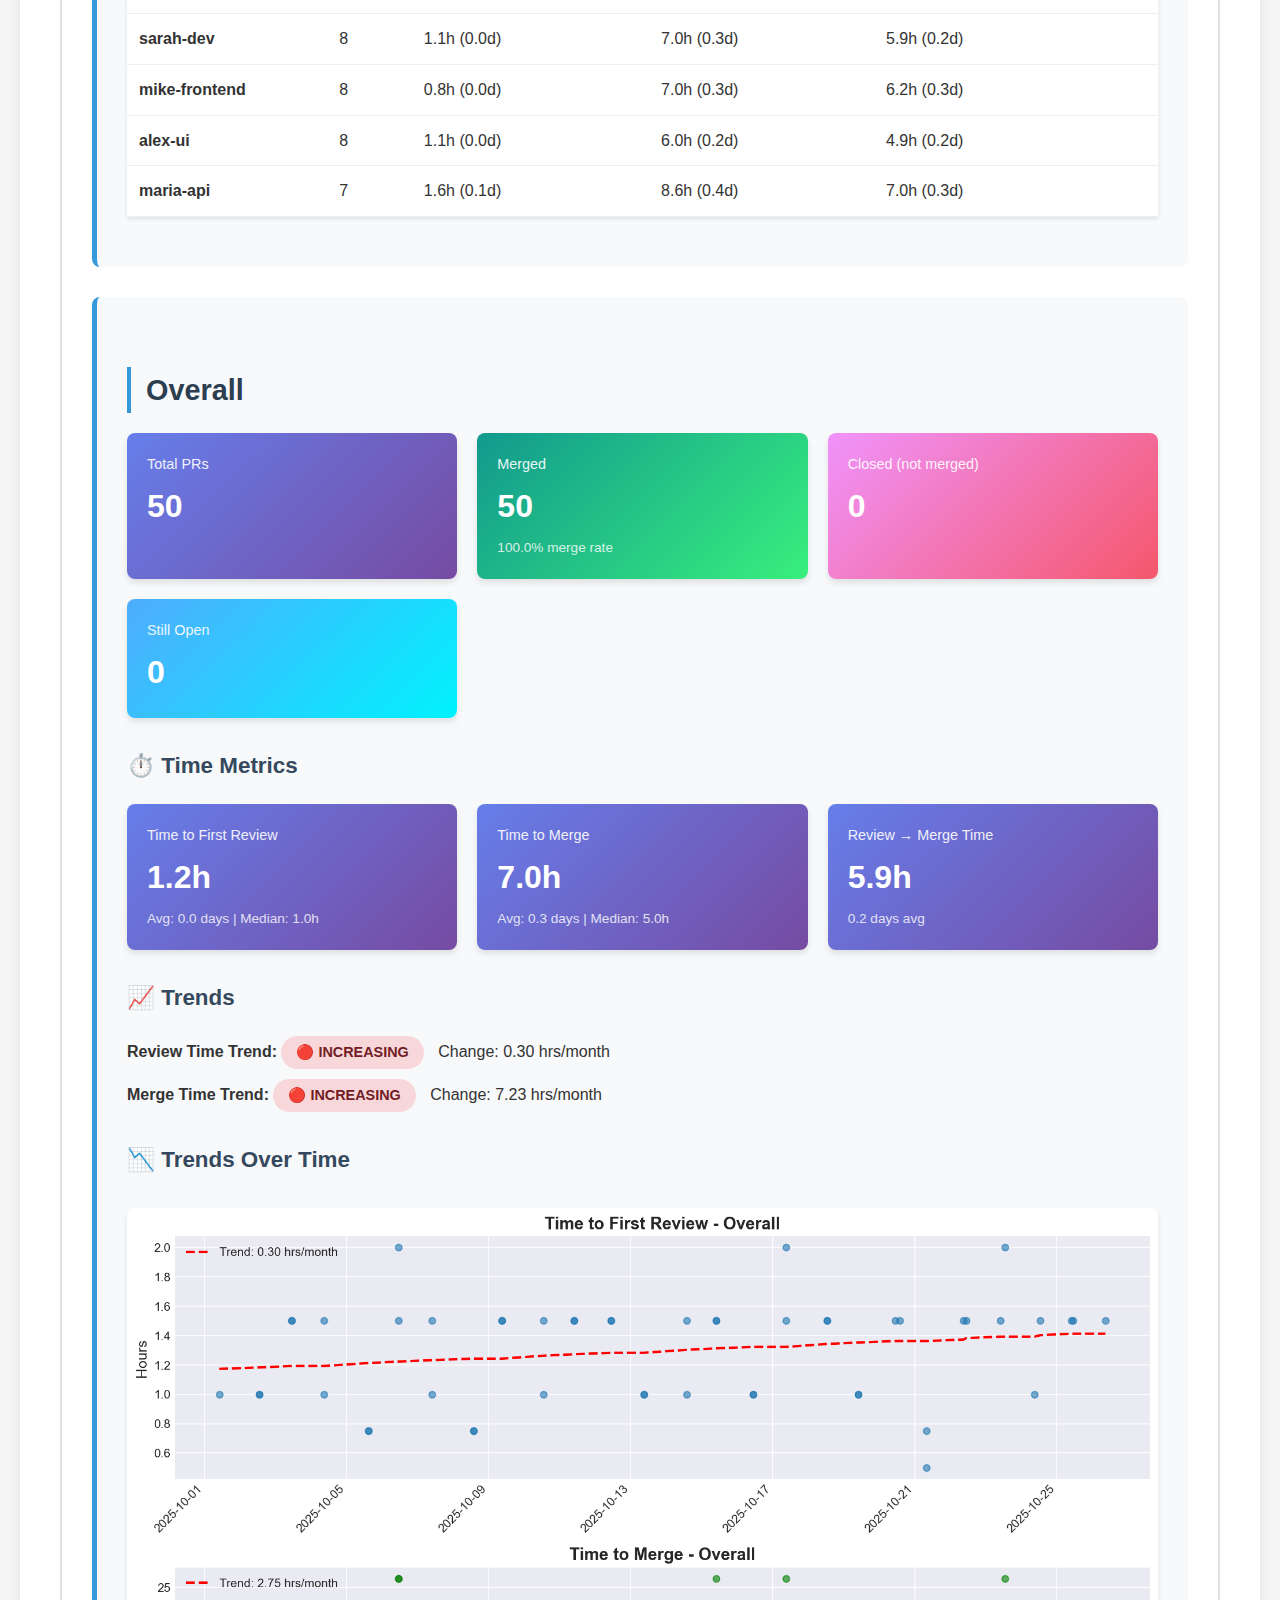
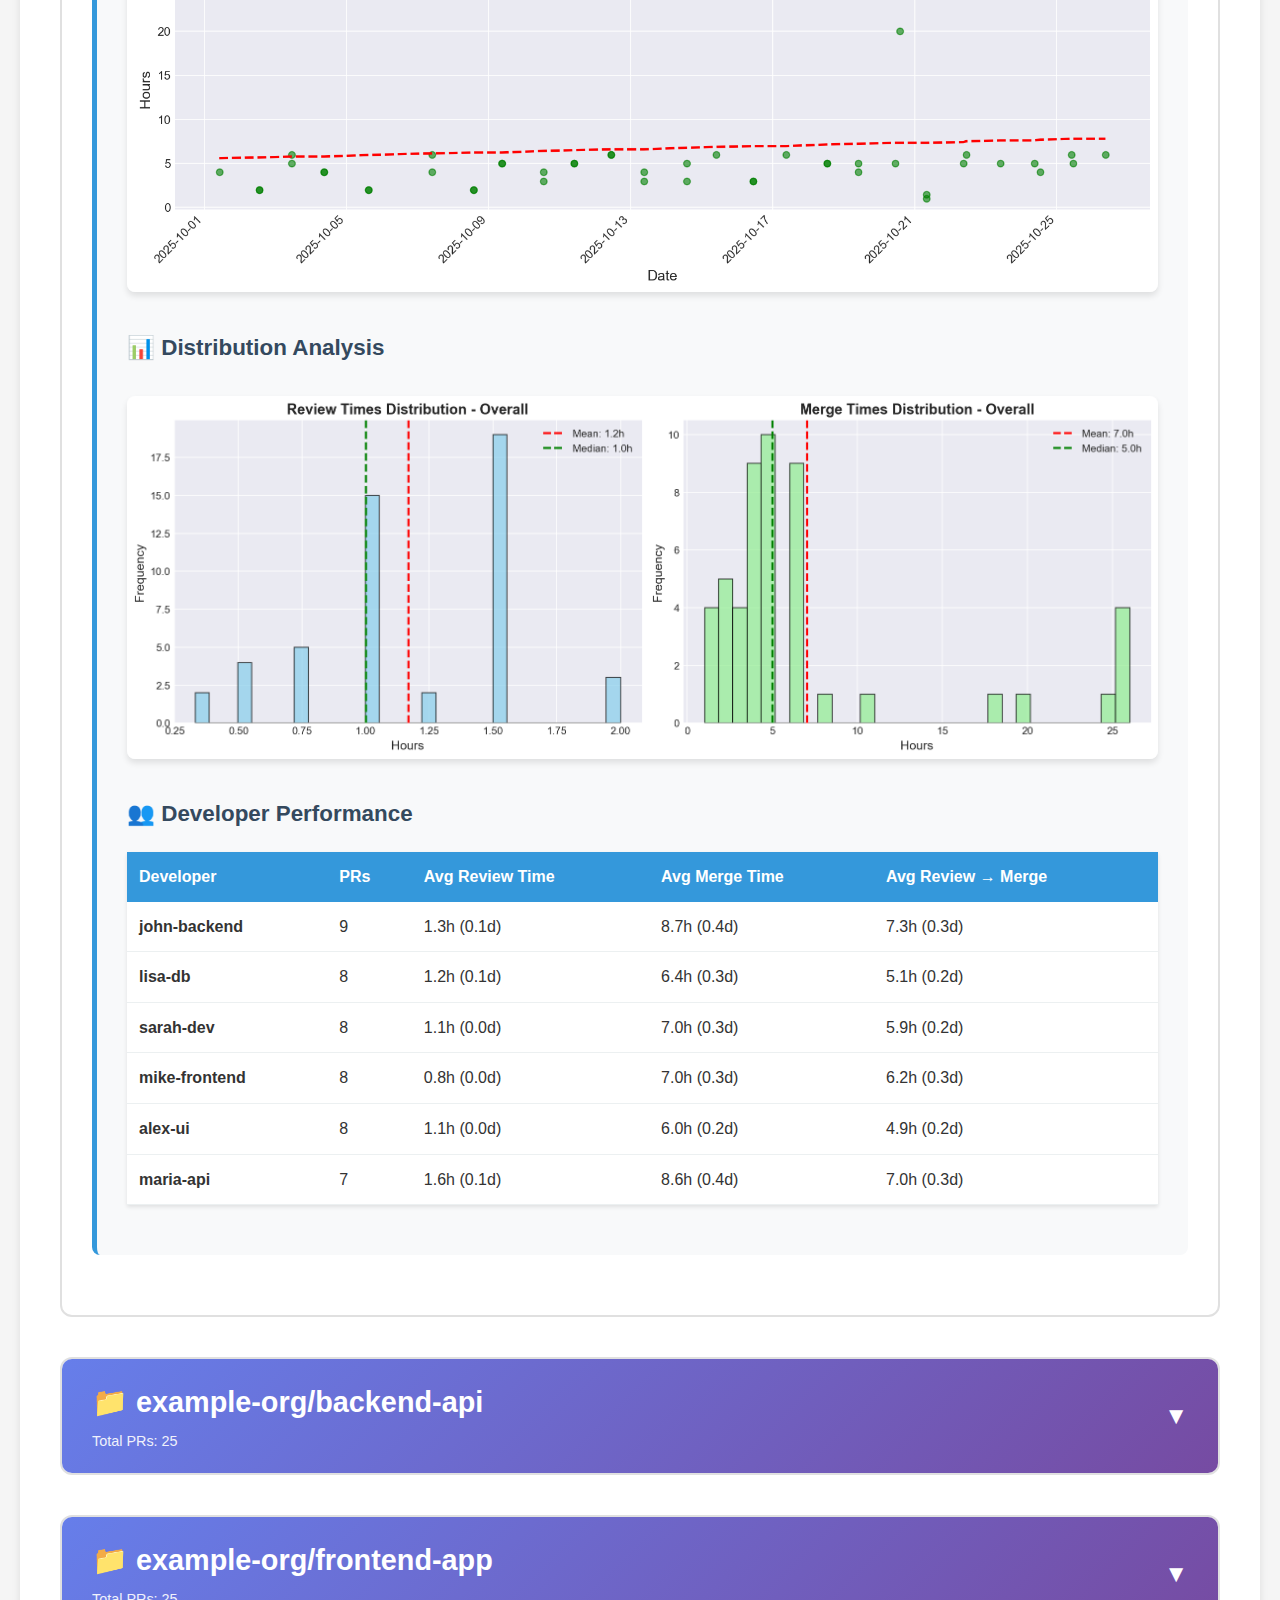
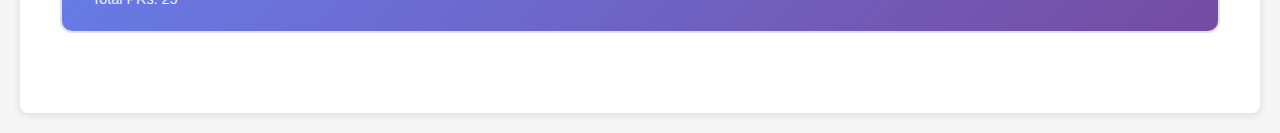
<file: demo/report.html>
<!DOCTYPE html>
<html lang="en">
<head>
    <meta charset="UTF-8">
    <meta name="viewport" content="width=device-width, initial-scale=1.0">
    <title>PR Review Time Analysis Report</title>
    <style>
        * { margin: 0; padding: 0; box-sizing: border-box; }
        body {
            font-family: -apple-system, BlinkMacSystemFont, 'Segoe UI', Roboto, 'Helvetica Neue', Arial, sans-serif;
            line-height: 1.6;
            color: #333;
            background: #f5f5f5;
            padding: 20px;
        }
        .container {
            max-width: 1400px;
            margin: 0 auto;
            background: white;
            padding: 40px;
            border-radius: 8px;
            box-shadow: 0 2px 8px rgba(0,0,0,0.1);
        }
        h1 {
            color: #2c3e50;
            margin-bottom: 10px;
            font-size: 2.5em;
            border-bottom: 3px solid #3498db;
            padding-bottom: 10px;
        }
        .report-meta {
            color: #7f8c8d;
            margin-bottom: 30px;
            font-size: 0.9em;
        }
        h2 {
            color: #2c3e50;
            margin-top: 40px;
            margin-bottom: 20px;
            font-size: 1.8em;
            border-left: 4px solid #3498db;
            padding-left: 15px;
        }
        h3 {
            color: #34495e;
            margin-top: 30px;
            margin-bottom: 15px;
            font-size: 1.4em;
        }
        .stats-grid {
            display: grid;
            grid-template-columns: repeat(auto-fit, minmax(250px, 1fr));
            gap: 20px;
            margin: 20px 0;
        }
        .stat-card {
            background: linear-gradient(135deg, #667eea 0%, #764ba2 100%);
            color: white;
            padding: 20px;
            border-radius: 8px;
            box-shadow: 0 4px 6px rgba(0,0,0,0.1);
        }
        .stat-card.success {
            background: linear-gradient(135deg, #11998e 0%, #38ef7d 100%);
        }
        .stat-card.warning {
            background: linear-gradient(135deg, #f093fb 0%, #f5576c 100%);
        }
        .stat-card.info {
            background: linear-gradient(135deg, #4facfe 0%, #00f2fe 100%);
        }
        .stat-label {
            font-size: 0.9em;
            opacity: 0.9;
            margin-bottom: 5px;
        }
        .stat-value {
            font-size: 2em;
            font-weight: bold;
        }
        .stat-sub {
            font-size: 0.85em;
            opacity: 0.8;
            margin-top: 5px;
        }
        .chart-container {
            margin: 30px 0;
            text-align: center;
        }
        .chart-container img {
            max-width: 100%;
            height: auto;
            border-radius: 8px;
            box-shadow: 0 4px 6px rgba(0,0,0,0.1);
        }
        .dev-table {
            width: 100%;
            border-collapse: collapse;
            margin: 20px 0;
            background: white;
            box-shadow: 0 2px 4px rgba(0,0,0,0.1);
        }
        .dev-table th {
            background: #3498db;
            color: white;
            padding: 12px;
            text-align: left;
            font-weight: 600;
        }
        .dev-table td {
            padding: 12px;
            border-bottom: 1px solid #ecf0f1;
        }
        .dev-table tr:hover {
            background: #f8f9fa;
        }
        .period-section {
            background: #f8f9fa;
            padding: 30px;
            border-radius: 8px;
            margin: 30px 0;
            border-left: 5px solid #3498db;
        }
        .trend-indicator {
            display: inline-block;
            padding: 5px 15px;
            border-radius: 20px;
            font-weight: bold;
            font-size: 0.9em;
        }
        .trend-indicator.decreasing {
            background: #d4edda;
            color: #155724;
        }
        .trend-indicator.increasing {
            background: #f8d7da;
            color: #721c24;
        }
        .repo-section {
            margin: 40px 0;
            background: white;
            border: 2px solid #e0e0e0;
            border-radius: 12px;
            overflow: hidden;
        }
        .repo-header {
            padding: 20px 30px;
            background: linear-gradient(135deg, #667eea 0%, #764ba2 100%);
            color: white;
            cursor: pointer;
            display: flex;
            justify-content: space-between;
            align-items: center;
            transition: all 0.3s ease;
        }
        .repo-header:hover {
            background: linear-gradient(135deg, #5568d3 0%, #65398b 100%);
        }
        .repo-header.combined {
            background: linear-gradient(135deg, #f093fb 0%, #f5576c 100%);
        }
        .repo-header.combined:hover {
            background: linear-gradient(135deg, #df82ea 0%, #e4465b 100%);
        }
        .repo-title {
            font-size: 1.8em;
            font-weight: bold;
            margin: 0;
        }
        .repo-meta {
            font-size: 0.9em;
            opacity: 0.9;
            margin-top: 5px;
        }
        .accordion-icon {
            font-size: 1.5em;
            transition: transform 0.3s ease;
        }
        .accordion-icon.open {
            transform: rotate(180deg);
        }
        .repo-content {
            padding: 30px;
            display: none;
        }
        .repo-content.open {
            display: block;
        }
        .global-dev-stats {
            background: linear-gradient(135deg, #f093fb 0%, #f5576c 100%);
            padding: 30px;
            border-radius: 12px;
            margin: 30px 0;
            color: white;
        }
        .global-dev-stats h2 {
            color: white;
            border-left-color: white;
            margin-top: 0;
        }
        .global-dev-stats .dev-table {
            background: white;
            color: #333;
        }
    </style>
</head>
<body>
    <div class="container">
        <h1 style="border-bottom: 3px solid #e74c3c;">📊 PR Review Time Analysis Report</h1>
        <div class="report-meta">
            Generated: 2025-10-27 22:08 UTC | Total Repositories: 2 | Total PRs: 50
        </div>

        <div class="global-dev-stats">
            <h2>👥 Global Developer Statistics (All Repositories)</h2>
            <p style="margin-bottom: 20px; opacity: 0.9;">Combined performance metrics across all repositories</p>

            <table class="dev-table">
                <thead>
                    <tr>
                        <th>Developer</th>
                        <th>Total PRs</th>
                        <th>Avg Review Time</th>
                        <th>Avg Merge Time</th>
                        <th>Avg Review → Merge</th>
                    </tr>
                </thead>
                <tbody>

                    <tr>
                        <td><strong>john-backend</strong></td>
                        <td>9</td>
                        <td>1.3h (0.1d)</td>
                        <td>8.7h (0.4d)</td>
                        <td>7.3h (0.3d)</td>
                    </tr>

                    <tr>
                        <td><strong>lisa-db</strong></td>
                        <td>8</td>
                        <td>1.2h (0.1d)</td>
                        <td>6.4h (0.3d)</td>
                        <td>5.1h (0.2d)</td>
                    </tr>

                    <tr>
                        <td><strong>sarah-dev</strong></td>
                        <td>8</td>
                        <td>1.1h (0.0d)</td>
                        <td>7.0h (0.3d)</td>
                        <td>5.9h (0.2d)</td>
                    </tr>

                    <tr>
                        <td><strong>mike-frontend</strong></td>
                        <td>8</td>
                        <td>0.8h (0.0d)</td>
                        <td>7.0h (0.3d)</td>
                        <td>6.2h (0.3d)</td>
                    </tr>

                    <tr>
                        <td><strong>alex-ui</strong></td>
                        <td>8</td>
                        <td>1.1h (0.0d)</td>
                        <td>6.0h (0.2d)</td>
                        <td>4.9h (0.2d)</td>
                    </tr>

                    <tr>
                        <td><strong>maria-api</strong></td>
                        <td>7</td>
                        <td>1.6h (0.1d)</td>
                        <td>8.6h (0.4d)</td>
                        <td>7.0h (0.3d)</td>
                    </tr>

                </tbody>
            </table>
        </div>

        <div class="repo-section" id="repo-0">
            <div class="repo-header combined">
                <div>
                    <div class="repo-title">📊 All Repositories Combined</div>
                    <div class="repo-meta">Total PRs: 50</div>
                </div>
                <div class="accordion-icon">▼</div>
            </div>
            <div class="repo-content">

        <div class="period-section">
            <h2>Last 7 Days</h2>

            <div class="stats-grid">
                <div class="stat-card">
                    <div class="stat-label">Total PRs</div>
                    <div class="stat-value">5</div>
                </div>
                <div class="stat-card success">
                    <div class="stat-label">Merged</div>
                    <div class="stat-value">5</div>
                    <div class="stat-sub">100.0% merge rate</div>
                </div>
                <div class="stat-card warning">
                    <div class="stat-label">Closed (not merged)</div>
                    <div class="stat-value">0</div>
                </div>
                <div class="stat-card info">
                    <div class="stat-label">Still Open</div>
                    <div class="stat-value">0</div>
                </div>
            </div>

            <h3>⏱️ Time Metrics</h3>
            <div class="stats-grid">
                <div class="stat-card">
                    <div class="stat-label">Time to First Review</div>
                    <div class="stat-value">1.3h</div>
                    <div class="stat-sub">Avg: 0.1 days | Median: 1.5h</div>
                </div>
                <div class="stat-card">
                    <div class="stat-label">Time to Merge</div>
                    <div class="stat-value">8.8h</div>
                    <div class="stat-sub">Avg: 0.4 days | Median: 6.0h</div>
                </div>
                <div class="stat-card">
                    <div class="stat-label">Review → Merge Time</div>
                    <div class="stat-value">7.5h</div>
                    <div class="stat-sub">0.3 days avg</div>
                </div>
            </div>

            <h3>📈 Trends</h3>
            <div style="margin: 20px 0;">

                <div style="margin: 10px 0;">
                    <strong>Review Time Trend:</strong>
                    <span class="trend-indicator increasing">🔴 INCREASING</span>
                    <span style="margin-left: 10px;">Change: 4.50 hrs/month</span>
                </div>

                <div style="margin: 10px 0;">
                    <strong>Merge Time Trend:</strong>
                    <span class="trend-indicator increasing">🔴 INCREASING</span>
                    <span style="margin-left: 10px;">Change: 27.00 hrs/month</span>
                </div>

            </div>

            <h3>📉 Trends Over Time</h3>
            <div class="chart-container">
                <img src="all_trends_last_7_days.png" alt="Trends Chart - Last 7 Days">
            </div>

            <h3>📊 Distribution Analysis</h3>
            <div class="chart-container">
                <img src="all_distributions_last_7_days.png" alt="Distribution Chart - Last 7 Days">
            </div>

        </div>

        <div class="period-section">
            <h2>Last 30 Days</h2>

            <div class="stats-grid">
                <div class="stat-card">
                    <div class="stat-label">Total PRs</div>
                    <div class="stat-value">48</div>
                </div>
                <div class="stat-card success">
                    <div class="stat-label">Merged</div>
                    <div class="stat-value">48</div>
                    <div class="stat-sub">100.0% merge rate</div>
                </div>
                <div class="stat-card warning">
                    <div class="stat-label">Closed (not merged)</div>
                    <div class="stat-value">0</div>
                </div>
                <div class="stat-card info">
                    <div class="stat-label">Still Open</div>
                    <div class="stat-value">0</div>
                </div>
            </div>

            <h3>⏱️ Time Metrics</h3>
            <div class="stats-grid">
                <div class="stat-card">
                    <div class="stat-label">Time to First Review</div>
                    <div class="stat-value">1.2h</div>
                    <div class="stat-sub">Avg: 0.0 days | Median: 1.0h</div>
                </div>
                <div class="stat-card">
                    <div class="stat-label">Time to Merge</div>
                    <div class="stat-value">7.2h</div>
                    <div class="stat-sub">Avg: 0.3 days | Median: 5.0h</div>
                </div>
                <div class="stat-card">
                    <div class="stat-label">Review → Merge Time</div>
                    <div class="stat-value">6.0h</div>
                    <div class="stat-sub">0.2 days avg</div>
                </div>
            </div>

            <h3>📈 Trends</h3>
            <div style="margin: 20px 0;">

                <div style="margin: 10px 0;">
                    <strong>Review Time Trend:</strong>
                    <span class="trend-indicator increasing">🔴 INCREASING</span>
                    <span style="margin-left: 10px;">Change: 0.36 hrs/month</span>
                </div>

                <div style="margin: 10px 0;">
                    <strong>Merge Time Trend:</strong>
                    <span class="trend-indicator increasing">🔴 INCREASING</span>
                    <span style="margin-left: 10px;">Change: 7.34 hrs/month</span>
                </div>

            </div>

            <h3>📉 Trends Over Time</h3>
            <div class="chart-container">
                <img src="all_trends_last_30_days.png" alt="Trends Chart - Last 30 Days">
            </div>

            <h3>📊 Distribution Analysis</h3>
            <div class="chart-container">
                <img src="all_distributions_last_30_days.png" alt="Distribution Chart - Last 30 Days">
            </div>

            <h3>👥 Developer Performance</h3>
            <table class="dev-table">
                <thead>
                    <tr>
                        <th>Developer</th>
                        <th>PRs</th>
                        <th>Avg Review Time</th>
                        <th>Avg Merge Time</th>
                        <th>Avg Review → Merge</th>
                    </tr>
                </thead>
                <tbody>

                    <tr>
                        <td><strong>john-backend</strong></td>
                        <td>9</td>
                        <td>1.3h (0.1d)</td>
                        <td>8.7h (0.4d)</td>
                        <td>7.3h (0.3d)</td>
                    </tr>

                    <tr>
                        <td><strong>lisa-db</strong></td>
                        <td>8</td>
                        <td>1.2h (0.1d)</td>
                        <td>6.4h (0.3d)</td>
                        <td>5.1h (0.2d)</td>
                    </tr>

                    <tr>
                        <td><strong>sarah-dev</strong></td>
                        <td>8</td>
                        <td>1.1h (0.0d)</td>
                        <td>7.0h (0.3d)</td>
                        <td>5.9h (0.2d)</td>
                    </tr>

                    <tr>
                        <td><strong>maria-api</strong></td>
                        <td>7</td>
                        <td>1.6h (0.1d)</td>
                        <td>8.6h (0.4d)</td>
                        <td>7.0h (0.3d)</td>
                    </tr>

                    <tr>
                        <td><strong>mike-frontend</strong></td>
                        <td>7</td>
                        <td>0.8h (0.0d)</td>
                        <td>7.8h (0.3d)</td>
                        <td>6.9h (0.3d)</td>
                    </tr>

                    <tr>
                        <td><strong>alex-ui</strong></td>
                        <td>7</td>
                        <td>1.1h (0.0d)</td>
                        <td>6.0h (0.2d)</td>
                        <td>4.9h (0.2d)</td>
                    </tr>

                </tbody>
            </table>

        </div>

        <div class="period-section">
            <h2>Last Quarter</h2>

            <div class="stats-grid">
                <div class="stat-card">
                    <div class="stat-label">Total PRs</div>
                    <div class="stat-value">50</div>
                </div>
                <div class="stat-card success">
                    <div class="stat-label">Merged</div>
                    <div class="stat-value">50</div>
                    <div class="stat-sub">100.0% merge rate</div>
                </div>
                <div class="stat-card warning">
                    <div class="stat-label">Closed (not merged)</div>
                    <div class="stat-value">0</div>
                </div>
                <div class="stat-card info">
                    <div class="stat-label">Still Open</div>
                    <div class="stat-value">0</div>
                </div>
            </div>

            <h3>⏱️ Time Metrics</h3>
            <div class="stats-grid">
                <div class="stat-card">
                    <div class="stat-label">Time to First Review</div>
                    <div class="stat-value">1.2h</div>
                    <div class="stat-sub">Avg: 0.0 days | Median: 1.0h</div>
                </div>
                <div class="stat-card">
                    <div class="stat-label">Time to Merge</div>
                    <div class="stat-value">7.0h</div>
                    <div class="stat-sub">Avg: 0.3 days | Median: 5.0h</div>
                </div>
                <div class="stat-card">
                    <div class="stat-label">Review → Merge Time</div>
                    <div class="stat-value">5.9h</div>
                    <div class="stat-sub">0.2 days avg</div>
                </div>
            </div>

            <h3>📈 Trends</h3>
            <div style="margin: 20px 0;">

                <div style="margin: 10px 0;">
                    <strong>Review Time Trend:</strong>
                    <span class="trend-indicator increasing">🔴 INCREASING</span>
                    <span style="margin-left: 10px;">Change: 0.30 hrs/month</span>
                </div>

                <div style="margin: 10px 0;">
                    <strong>Merge Time Trend:</strong>
                    <span class="trend-indicator increasing">🔴 INCREASING</span>
                    <span style="margin-left: 10px;">Change: 7.23 hrs/month</span>
                </div>

            </div>

            <h3>📉 Trends Over Time</h3>
            <div class="chart-container">
                <img src="all_trends_last_quarter.png" alt="Trends Chart - Last Quarter">
            </div>

            <h3>📊 Distribution Analysis</h3>
            <div class="chart-container">
                <img src="all_distributions_last_quarter.png" alt="Distribution Chart - Last Quarter">
            </div>

            <h3>👥 Developer Performance</h3>
            <table class="dev-table">
                <thead>
                    <tr>
                        <th>Developer</th>
                        <th>PRs</th>
                        <th>Avg Review Time</th>
                        <th>Avg Merge Time</th>
                        <th>Avg Review → Merge</th>
                    </tr>
                </thead>
                <tbody>

                    <tr>
                        <td><strong>john-backend</strong></td>
                        <td>9</td>
                        <td>1.3h (0.1d)</td>
                        <td>8.7h (0.4d)</td>
                        <td>7.3h (0.3d)</td>
                    </tr>

                    <tr>
                        <td><strong>lisa-db</strong></td>
                        <td>8</td>
                        <td>1.2h (0.1d)</td>
                        <td>6.4h (0.3d)</td>
                        <td>5.1h (0.2d)</td>
                    </tr>

                    <tr>
                        <td><strong>sarah-dev</strong></td>
                        <td>8</td>
                        <td>1.1h (0.0d)</td>
                        <td>7.0h (0.3d)</td>
                        <td>5.9h (0.2d)</td>
                    </tr>

                    <tr>
                        <td><strong>mike-frontend</strong></td>
                        <td>8</td>
                        <td>0.8h (0.0d)</td>
                        <td>7.0h (0.3d)</td>
                        <td>6.2h (0.3d)</td>
                    </tr>

                    <tr>
                        <td><strong>alex-ui</strong></td>
                        <td>8</td>
                        <td>1.1h (0.0d)</td>
                        <td>6.0h (0.2d)</td>
                        <td>4.9h (0.2d)</td>
                    </tr>

                    <tr>
                        <td><strong>maria-api</strong></td>
                        <td>7</td>
                        <td>1.6h (0.1d)</td>
                        <td>8.6h (0.4d)</td>
                        <td>7.0h (0.3d)</td>
                    </tr>

                </tbody>
            </table>

        </div>

        <div class="period-section">
            <h2>Overall</h2>

            <div class="stats-grid">
                <div class="stat-card">
                    <div class="stat-label">Total PRs</div>
                    <div class="stat-value">50</div>
                </div>
                <div class="stat-card success">
                    <div class="stat-label">Merged</div>
                    <div class="stat-value">50</div>
                    <div class="stat-sub">100.0% merge rate</div>
                </div>
                <div class="stat-card warning">
                    <div class="stat-label">Closed (not merged)</div>
                    <div class="stat-value">0</div>
                </div>
                <div class="stat-card info">
                    <div class="stat-label">Still Open</div>
                    <div class="stat-value">0</div>
                </div>
            </div>

            <h3>⏱️ Time Metrics</h3>
            <div class="stats-grid">
                <div class="stat-card">
                    <div class="stat-label">Time to First Review</div>
                    <div class="stat-value">1.2h</div>
                    <div class="stat-sub">Avg: 0.0 days | Median: 1.0h</div>
                </div>
                <div class="stat-card">
                    <div class="stat-label">Time to Merge</div>
                    <div class="stat-value">7.0h</div>
                    <div class="stat-sub">Avg: 0.3 days | Median: 5.0h</div>
                </div>
                <div class="stat-card">
                    <div class="stat-label">Review → Merge Time</div>
                    <div class="stat-value">5.9h</div>
                    <div class="stat-sub">0.2 days avg</div>
                </div>
            </div>

            <h3>📈 Trends</h3>
            <div style="margin: 20px 0;">

                <div style="margin: 10px 0;">
                    <strong>Review Time Trend:</strong>
                    <span class="trend-indicator increasing">🔴 INCREASING</span>
                    <span style="margin-left: 10px;">Change: 0.30 hrs/month</span>
                </div>

                <div style="margin: 10px 0;">
                    <strong>Merge Time Trend:</strong>
                    <span class="trend-indicator increasing">🔴 INCREASING</span>
                    <span style="margin-left: 10px;">Change: 7.23 hrs/month</span>
                </div>

            </div>

            <h3>📉 Trends Over Time</h3>
            <div class="chart-container">
                <img src="all_trends_overall.png" alt="Trends Chart - Overall">
            </div>

            <h3>📊 Distribution Analysis</h3>
            <div class="chart-container">
                <img src="all_distributions_overall.png" alt="Distribution Chart - Overall">
            </div>

            <h3>👥 Developer Performance</h3>
            <table class="dev-table">
                <thead>
                    <tr>
                        <th>Developer</th>
                        <th>PRs</th>
                        <th>Avg Review Time</th>
                        <th>Avg Merge Time</th>
                        <th>Avg Review → Merge</th>
                    </tr>
                </thead>
                <tbody>

                    <tr>
                        <td><strong>john-backend</strong></td>
                        <td>9</td>
                        <td>1.3h (0.1d)</td>
                        <td>8.7h (0.4d)</td>
                        <td>7.3h (0.3d)</td>
                    </tr>

                    <tr>
                        <td><strong>lisa-db</strong></td>
                        <td>8</td>
                        <td>1.2h (0.1d)</td>
                        <td>6.4h (0.3d)</td>
                        <td>5.1h (0.2d)</td>
                    </tr>

                    <tr>
                        <td><strong>sarah-dev</strong></td>
                        <td>8</td>
                        <td>1.1h (0.0d)</td>
                        <td>7.0h (0.3d)</td>
                        <td>5.9h (0.2d)</td>
                    </tr>

                    <tr>
                        <td><strong>mike-frontend</strong></td>
                        <td>8</td>
                        <td>0.8h (0.0d)</td>
                        <td>7.0h (0.3d)</td>
                        <td>6.2h (0.3d)</td>
                    </tr>

                    <tr>
                        <td><strong>alex-ui</strong></td>
                        <td>8</td>
                        <td>1.1h (0.0d)</td>
                        <td>6.0h (0.2d)</td>
                        <td>4.9h (0.2d)</td>
                    </tr>

                    <tr>
                        <td><strong>maria-api</strong></td>
                        <td>7</td>
                        <td>1.6h (0.1d)</td>
                        <td>8.6h (0.4d)</td>
                        <td>7.0h (0.3d)</td>
                    </tr>

                </tbody>
            </table>

        </div>

            </div>
        </div>

        <div class="repo-section" id="repo-1">
            <div class="repo-header ">
                <div>
                    <div class="repo-title">📁 example-org/backend-api</div>
                    <div class="repo-meta">Total PRs: 25</div>
                </div>
                <div class="accordion-icon">▼</div>
            </div>
            <div class="repo-content">

        <div class="period-section">
            <h2>Last 7 Days</h2>

            <div class="stats-grid">
                <div class="stat-card">
                    <div class="stat-label">Total PRs</div>
                    <div class="stat-value">5</div>
                </div>
                <div class="stat-card success">
                    <div class="stat-label">Merged</div>
                    <div class="stat-value">5</div>
                    <div class="stat-sub">100.0% merge rate</div>
                </div>
                <div class="stat-card warning">
                    <div class="stat-label">Closed (not merged)</div>
                    <div class="stat-value">0</div>
                </div>
                <div class="stat-card info">
                    <div class="stat-label">Still Open</div>
                    <div class="stat-value">0</div>
                </div>
            </div>

            <h3>⏱️ Time Metrics</h3>
            <div class="stats-grid">
                <div class="stat-card">
                    <div class="stat-label">Time to First Review</div>
                    <div class="stat-value">1.3h</div>
                    <div class="stat-sub">Avg: 0.1 days | Median: 1.5h</div>
                </div>
                <div class="stat-card">
                    <div class="stat-label">Time to Merge</div>
                    <div class="stat-value">8.8h</div>
                    <div class="stat-sub">Avg: 0.4 days | Median: 6.0h</div>
                </div>
                <div class="stat-card">
                    <div class="stat-label">Review → Merge Time</div>
                    <div class="stat-value">7.5h</div>
                    <div class="stat-sub">0.3 days avg</div>
                </div>
            </div>

            <h3>📈 Trends</h3>
            <div style="margin: 20px 0;">

                <div style="margin: 10px 0;">
                    <strong>Review Time Trend:</strong>
                    <span class="trend-indicator increasing">🔴 INCREASING</span>
                    <span style="margin-left: 10px;">Change: 4.50 hrs/month</span>
                </div>

                <div style="margin: 10px 0;">
                    <strong>Merge Time Trend:</strong>
                    <span class="trend-indicator increasing">🔴 INCREASING</span>
                    <span style="margin-left: 10px;">Change: 27.00 hrs/month</span>
                </div>

            </div>

            <h3>📉 Trends Over Time</h3>
            <div class="chart-container">
                <img src="example-org_backend-api_trends_last_7_days.png" alt="Trends Chart - Last 7 Days">
            </div>

            <h3>📊 Distribution Analysis</h3>
            <div class="chart-container">
                <img src="example-org_backend-api_distributions_last_7_days.png" alt="Distribution Chart - Last 7 Days">
            </div>

        </div>

        <div class="period-section">
            <h2>Last 30 Days</h2>

            <div class="stats-grid">
                <div class="stat-card">
                    <div class="stat-label">Total PRs</div>
                    <div class="stat-value">25</div>
                </div>
                <div class="stat-card success">
                    <div class="stat-label">Merged</div>
                    <div class="stat-value">25</div>
                    <div class="stat-sub">100.0% merge rate</div>
                </div>
                <div class="stat-card warning">
                    <div class="stat-label">Closed (not merged)</div>
                    <div class="stat-value">0</div>
                </div>
                <div class="stat-card info">
                    <div class="stat-label">Still Open</div>
                    <div class="stat-value">0</div>
                </div>
            </div>

            <h3>⏱️ Time Metrics</h3>
            <div class="stats-grid">
                <div class="stat-card">
                    <div class="stat-label">Time to First Review</div>
                    <div class="stat-value">1.3h</div>
                    <div class="stat-sub">Avg: 0.1 days | Median: 1.5h</div>
                </div>
                <div class="stat-card">
                    <div class="stat-label">Time to Merge</div>
                    <div class="stat-value">7.6h</div>
                    <div class="stat-sub">Avg: 0.3 days | Median: 5.0h</div>
                </div>
                <div class="stat-card">
                    <div class="stat-label">Review → Merge Time</div>
                    <div class="stat-value">6.3h</div>
                    <div class="stat-sub">0.3 days avg</div>
                </div>
            </div>

            <h3>📈 Trends</h3>
            <div style="margin: 20px 0;">

                <div style="margin: 10px 0;">
                    <strong>Review Time Trend:</strong>
                    <span class="trend-indicator increasing">🔴 INCREASING</span>
                    <span style="margin-left: 10px;">Change: 0.17 hrs/month</span>
                </div>

                <div style="margin: 10px 0;">
                    <strong>Merge Time Trend:</strong>
                    <span class="trend-indicator increasing">🔴 INCREASING</span>
                    <span style="margin-left: 10px;">Change: 7.39 hrs/month</span>
                </div>

            </div>

            <h3>📉 Trends Over Time</h3>
            <div class="chart-container">
                <img src="example-org_backend-api_trends_last_30_days.png" alt="Trends Chart - Last 30 Days">
            </div>

            <h3>📊 Distribution Analysis</h3>
            <div class="chart-container">
                <img src="example-org_backend-api_distributions_last_30_days.png" alt="Distribution Chart - Last 30 Days">
            </div>

            <h3>👥 Developer Performance</h3>
            <table class="dev-table">
                <thead>
                    <tr>
                        <th>Developer</th>
                        <th>PRs</th>
                        <th>Avg Review Time</th>
                        <th>Avg Merge Time</th>
                        <th>Avg Review → Merge</th>
                    </tr>
                </thead>
                <tbody>

                    <tr>
                        <td><strong>john-backend</strong></td>
                        <td>9</td>
                        <td>1.3h (0.1d)</td>
                        <td>8.7h (0.4d)</td>
                        <td>7.3h (0.3d)</td>
                    </tr>

                    <tr>
                        <td><strong>lisa-db</strong></td>
                        <td>8</td>
                        <td>1.2h (0.1d)</td>
                        <td>6.4h (0.3d)</td>
                        <td>5.1h (0.2d)</td>
                    </tr>

                    <tr>
                        <td><strong>maria-api</strong></td>
                        <td>7</td>
                        <td>1.6h (0.1d)</td>
                        <td>8.6h (0.4d)</td>
                        <td>7.0h (0.3d)</td>
                    </tr>

                </tbody>
            </table>

        </div>

        <div class="period-section">
            <h2>Last Quarter</h2>

            <div class="stats-grid">
                <div class="stat-card">
                    <div class="stat-label">Total PRs</div>
                    <div class="stat-value">25</div>
                </div>
                <div class="stat-card success">
                    <div class="stat-label">Merged</div>
                    <div class="stat-value">25</div>
                    <div class="stat-sub">100.0% merge rate</div>
                </div>
                <div class="stat-card warning">
                    <div class="stat-label">Closed (not merged)</div>
                    <div class="stat-value">0</div>
                </div>
                <div class="stat-card info">
                    <div class="stat-label">Still Open</div>
                    <div class="stat-value">0</div>
                </div>
            </div>

            <h3>⏱️ Time Metrics</h3>
            <div class="stats-grid">
                <div class="stat-card">
                    <div class="stat-label">Time to First Review</div>
                    <div class="stat-value">1.3h</div>
                    <div class="stat-sub">Avg: 0.1 days | Median: 1.5h</div>
                </div>
                <div class="stat-card">
                    <div class="stat-label">Time to Merge</div>
                    <div class="stat-value">7.6h</div>
                    <div class="stat-sub">Avg: 0.3 days | Median: 5.0h</div>
                </div>
                <div class="stat-card">
                    <div class="stat-label">Review → Merge Time</div>
                    <div class="stat-value">6.3h</div>
                    <div class="stat-sub">0.3 days avg</div>
                </div>
            </div>

            <h3>📈 Trends</h3>
            <div style="margin: 20px 0;">

                <div style="margin: 10px 0;">
                    <strong>Review Time Trend:</strong>
                    <span class="trend-indicator increasing">🔴 INCREASING</span>
                    <span style="margin-left: 10px;">Change: 0.17 hrs/month</span>
                </div>

                <div style="margin: 10px 0;">
                    <strong>Merge Time Trend:</strong>
                    <span class="trend-indicator increasing">🔴 INCREASING</span>
                    <span style="margin-left: 10px;">Change: 7.39 hrs/month</span>
                </div>

            </div>

            <h3>📉 Trends Over Time</h3>
            <div class="chart-container">
                <img src="example-org_backend-api_trends_last_quarter.png" alt="Trends Chart - Last Quarter">
            </div>

            <h3>📊 Distribution Analysis</h3>
            <div class="chart-container">
                <img src="example-org_backend-api_distributions_last_quarter.png" alt="Distribution Chart - Last Quarter">
            </div>

            <h3>👥 Developer Performance</h3>
            <table class="dev-table">
                <thead>
                    <tr>
                        <th>Developer</th>
                        <th>PRs</th>
                        <th>Avg Review Time</th>
                        <th>Avg Merge Time</th>
                        <th>Avg Review → Merge</th>
                    </tr>
                </thead>
                <tbody>

                    <tr>
                        <td><strong>john-backend</strong></td>
                        <td>9</td>
                        <td>1.3h (0.1d)</td>
                        <td>8.7h (0.4d)</td>
                        <td>7.3h (0.3d)</td>
                    </tr>

                    <tr>
                        <td><strong>lisa-db</strong></td>
                        <td>8</td>
                        <td>1.2h (0.1d)</td>
                        <td>6.4h (0.3d)</td>
                        <td>5.1h (0.2d)</td>
                    </tr>

                    <tr>
                        <td><strong>maria-api</strong></td>
                        <td>7</td>
                        <td>1.6h (0.1d)</td>
                        <td>8.6h (0.4d)</td>
                        <td>7.0h (0.3d)</td>
                    </tr>

                </tbody>
            </table>

        </div>

        <div class="period-section">
            <h2>Overall</h2>

            <div class="stats-grid">
                <div class="stat-card">
                    <div class="stat-label">Total PRs</div>
                    <div class="stat-value">25</div>
                </div>
                <div class="stat-card success">
                    <div class="stat-label">Merged</div>
                    <div class="stat-value">25</div>
                    <div class="stat-sub">100.0% merge rate</div>
                </div>
                <div class="stat-card warning">
                    <div class="stat-label">Closed (not merged)</div>
                    <div class="stat-value">0</div>
                </div>
                <div class="stat-card info">
                    <div class="stat-label">Still Open</div>
                    <div class="stat-value">0</div>
                </div>
            </div>

            <h3>⏱️ Time Metrics</h3>
            <div class="stats-grid">
                <div class="stat-card">
                    <div class="stat-label">Time to First Review</div>
                    <div class="stat-value">1.3h</div>
                    <div class="stat-sub">Avg: 0.1 days | Median: 1.5h</div>
                </div>
                <div class="stat-card">
                    <div class="stat-label">Time to Merge</div>
                    <div class="stat-value">7.6h</div>
                    <div class="stat-sub">Avg: 0.3 days | Median: 5.0h</div>
                </div>
                <div class="stat-card">
                    <div class="stat-label">Review → Merge Time</div>
                    <div class="stat-value">6.3h</div>
                    <div class="stat-sub">0.3 days avg</div>
                </div>
            </div>

            <h3>📈 Trends</h3>
            <div style="margin: 20px 0;">

                <div style="margin: 10px 0;">
                    <strong>Review Time Trend:</strong>
                    <span class="trend-indicator increasing">🔴 INCREASING</span>
                    <span style="margin-left: 10px;">Change: 0.17 hrs/month</span>
                </div>

                <div style="margin: 10px 0;">
                    <strong>Merge Time Trend:</strong>
                    <span class="trend-indicator increasing">🔴 INCREASING</span>
                    <span style="margin-left: 10px;">Change: 7.39 hrs/month</span>
                </div>

            </div>

            <h3>📉 Trends Over Time</h3>
            <div class="chart-container">
                <img src="example-org_backend-api_trends_overall.png" alt="Trends Chart - Overall">
            </div>

            <h3>📊 Distribution Analysis</h3>
            <div class="chart-container">
                <img src="example-org_backend-api_distributions_overall.png" alt="Distribution Chart - Overall">
            </div>

            <h3>👥 Developer Performance</h3>
            <table class="dev-table">
                <thead>
                    <tr>
                        <th>Developer</th>
                        <th>PRs</th>
                        <th>Avg Review Time</th>
                        <th>Avg Merge Time</th>
                        <th>Avg Review → Merge</th>
                    </tr>
                </thead>
                <tbody>

                    <tr>
                        <td><strong>john-backend</strong></td>
                        <td>9</td>
                        <td>1.3h (0.1d)</td>
                        <td>8.7h (0.4d)</td>
                        <td>7.3h (0.3d)</td>
                    </tr>

                    <tr>
                        <td><strong>lisa-db</strong></td>
                        <td>8</td>
                        <td>1.2h (0.1d)</td>
                        <td>6.4h (0.3d)</td>
                        <td>5.1h (0.2d)</td>
                    </tr>

                    <tr>
                        <td><strong>maria-api</strong></td>
                        <td>7</td>
                        <td>1.6h (0.1d)</td>
                        <td>8.6h (0.4d)</td>
                        <td>7.0h (0.3d)</td>
                    </tr>

                </tbody>
            </table>

        </div>

            </div>
        </div>

        <div class="repo-section" id="repo-2">
            <div class="repo-header ">
                <div>
                    <div class="repo-title">📁 example-org/frontend-app</div>
                    <div class="repo-meta">Total PRs: 25</div>
                </div>
                <div class="accordion-icon">▼</div>
            </div>
            <div class="repo-content">

        <div class="period-section">
            <h2>Last 30 Days</h2>

            <div class="stats-grid">
                <div class="stat-card">
                    <div class="stat-label">Total PRs</div>
                    <div class="stat-value">23</div>
                </div>
                <div class="stat-card success">
                    <div class="stat-label">Merged</div>
                    <div class="stat-value">23</div>
                    <div class="stat-sub">100.0% merge rate</div>
                </div>
                <div class="stat-card warning">
                    <div class="stat-label">Closed (not merged)</div>
                    <div class="stat-value">0</div>
                </div>
                <div class="stat-card info">
                    <div class="stat-label">Still Open</div>
                    <div class="stat-value">0</div>
                </div>
            </div>

            <h3>⏱️ Time Metrics</h3>
            <div class="stats-grid">
                <div class="stat-card">
                    <div class="stat-label">Time to First Review</div>
                    <div class="stat-value">1.0h</div>
                    <div class="stat-sub">Avg: 0.0 days | Median: 1.0h</div>
                </div>
                <div class="stat-card">
                    <div class="stat-label">Time to Merge</div>
                    <div class="stat-value">6.7h</div>
                    <div class="stat-sub">Avg: 0.3 days | Median: 4.0h</div>
                </div>
                <div class="stat-card">
                    <div class="stat-label">Review → Merge Time</div>
                    <div class="stat-value">5.7h</div>
                    <div class="stat-sub">0.2 days avg</div>
                </div>
            </div>

            <h3>📈 Trends</h3>
            <div style="margin: 20px 0;">

                <div style="margin: 10px 0;">
                    <strong>Review Time Trend:</strong>
                    <span class="trend-indicator increasing">🔴 INCREASING</span>
                    <span style="margin-left: 10px;">Change: 0.15 hrs/month</span>
                </div>

                <div style="margin: 10px 0;">
                    <strong>Merge Time Trend:</strong>
                    <span class="trend-indicator increasing">🔴 INCREASING</span>
                    <span style="margin-left: 10px;">Change: 7.21 hrs/month</span>
                </div>

            </div>

            <h3>📉 Trends Over Time</h3>
            <div class="chart-container">
                <img src="example-org_frontend-app_trends_last_30_days.png" alt="Trends Chart - Last 30 Days">
            </div>

            <h3>📊 Distribution Analysis</h3>
            <div class="chart-container">
                <img src="example-org_frontend-app_distributions_last_30_days.png" alt="Distribution Chart - Last 30 Days">
            </div>

            <h3>👥 Developer Performance</h3>
            <table class="dev-table">
                <thead>
                    <tr>
                        <th>Developer</th>
                        <th>PRs</th>
                        <th>Avg Review Time</th>
                        <th>Avg Merge Time</th>
                        <th>Avg Review → Merge</th>
                    </tr>
                </thead>
                <tbody>

                    <tr>
                        <td><strong>sarah-dev</strong></td>
                        <td>8</td>
                        <td>1.1h (0.0d)</td>
                        <td>7.0h (0.3d)</td>
                        <td>5.9h (0.2d)</td>
                    </tr>

                    <tr>
                        <td><strong>mike-frontend</strong></td>
                        <td>7</td>
                        <td>0.8h (0.0d)</td>
                        <td>7.8h (0.3d)</td>
                        <td>6.9h (0.3d)</td>
                    </tr>

                    <tr>
                        <td><strong>alex-ui</strong></td>
                        <td>7</td>
                        <td>1.1h (0.0d)</td>
                        <td>6.0h (0.2d)</td>
                        <td>4.9h (0.2d)</td>
                    </tr>

                </tbody>
            </table>

        </div>

        <div class="period-section">
            <h2>Last Quarter</h2>

            <div class="stats-grid">
                <div class="stat-card">
                    <div class="stat-label">Total PRs</div>
                    <div class="stat-value">25</div>
                </div>
                <div class="stat-card success">
                    <div class="stat-label">Merged</div>
                    <div class="stat-value">25</div>
                    <div class="stat-sub">100.0% merge rate</div>
                </div>
                <div class="stat-card warning">
                    <div class="stat-label">Closed (not merged)</div>
                    <div class="stat-value">0</div>
                </div>
                <div class="stat-card info">
                    <div class="stat-label">Still Open</div>
                    <div class="stat-value">0</div>
                </div>
            </div>

            <h3>⏱️ Time Metrics</h3>
            <div class="stats-grid">
                <div class="stat-card">
                    <div class="stat-label">Time to First Review</div>
                    <div class="stat-value">1.0h</div>
                    <div class="stat-sub">Avg: 0.0 days | Median: 1.0h</div>
                </div>
                <div class="stat-card">
                    <div class="stat-label">Time to Merge</div>
                    <div class="stat-value">6.5h</div>
                    <div class="stat-sub">Avg: 0.3 days | Median: 4.0h</div>
                </div>
                <div class="stat-card">
                    <div class="stat-label">Review → Merge Time</div>
                    <div class="stat-value">5.5h</div>
                    <div class="stat-sub">0.2 days avg</div>
                </div>
            </div>

            <h3>📈 Trends</h3>
            <div style="margin: 20px 0;">

                <div style="margin: 10px 0;">
                    <strong>Review Time Trend:</strong>
                    <span class="trend-indicator increasing">🔴 INCREASING</span>
                    <span style="margin-left: 10px;">Change: 0.01 hrs/month</span>
                </div>

                <div style="margin: 10px 0;">
                    <strong>Merge Time Trend:</strong>
                    <span class="trend-indicator increasing">🔴 INCREASING</span>
                    <span style="margin-left: 10px;">Change: 6.85 hrs/month</span>
                </div>

            </div>

            <h3>📉 Trends Over Time</h3>
            <div class="chart-container">
                <img src="example-org_frontend-app_trends_last_quarter.png" alt="Trends Chart - Last Quarter">
            </div>

            <h3>📊 Distribution Analysis</h3>
            <div class="chart-container">
                <img src="example-org_frontend-app_distributions_last_quarter.png" alt="Distribution Chart - Last Quarter">
            </div>

            <h3>👥 Developer Performance</h3>
            <table class="dev-table">
                <thead>
                    <tr>
                        <th>Developer</th>
                        <th>PRs</th>
                        <th>Avg Review Time</th>
                        <th>Avg Merge Time</th>
                        <th>Avg Review → Merge</th>
                    </tr>
                </thead>
                <tbody>

                    <tr>
                        <td><strong>sarah-dev</strong></td>
                        <td>8</td>
                        <td>1.1h (0.0d)</td>
                        <td>7.0h (0.3d)</td>
                        <td>5.9h (0.2d)</td>
                    </tr>

                    <tr>
                        <td><strong>mike-frontend</strong></td>
                        <td>8</td>
                        <td>0.8h (0.0d)</td>
                        <td>7.0h (0.3d)</td>
                        <td>6.2h (0.3d)</td>
                    </tr>

                    <tr>
                        <td><strong>alex-ui</strong></td>
                        <td>8</td>
                        <td>1.1h (0.0d)</td>
                        <td>6.0h (0.2d)</td>
                        <td>4.9h (0.2d)</td>
                    </tr>

                </tbody>
            </table>

        </div>

        <div class="period-section">
            <h2>Overall</h2>

            <div class="stats-grid">
                <div class="stat-card">
                    <div class="stat-label">Total PRs</div>
                    <div class="stat-value">25</div>
                </div>
                <div class="stat-card success">
                    <div class="stat-label">Merged</div>
                    <div class="stat-value">25</div>
                    <div class="stat-sub">100.0% merge rate</div>
                </div>
                <div class="stat-card warning">
                    <div class="stat-label">Closed (not merged)</div>
                    <div class="stat-value">0</div>
                </div>
                <div class="stat-card info">
                    <div class="stat-label">Still Open</div>
                    <div class="stat-value">0</div>
                </div>
            </div>

            <h3>⏱️ Time Metrics</h3>
            <div class="stats-grid">
                <div class="stat-card">
                    <div class="stat-label">Time to First Review</div>
                    <div class="stat-value">1.0h</div>
                    <div class="stat-sub">Avg: 0.0 days | Median: 1.0h</div>
                </div>
                <div class="stat-card">
                    <div class="stat-label">Time to Merge</div>
                    <div class="stat-value">6.5h</div>
                    <div class="stat-sub">Avg: 0.3 days | Median: 4.0h</div>
                </div>
                <div class="stat-card">
                    <div class="stat-label">Review → Merge Time</div>
                    <div class="stat-value">5.5h</div>
                    <div class="stat-sub">0.2 days avg</div>
                </div>
            </div>

            <h3>📈 Trends</h3>
            <div style="margin: 20px 0;">

                <div style="margin: 10px 0;">
                    <strong>Review Time Trend:</strong>
                    <span class="trend-indicator increasing">🔴 INCREASING</span>
                    <span style="margin-left: 10px;">Change: 0.01 hrs/month</span>
                </div>

                <div style="margin: 10px 0;">
                    <strong>Merge Time Trend:</strong>
                    <span class="trend-indicator increasing">🔴 INCREASING</span>
                    <span style="margin-left: 10px;">Change: 6.85 hrs/month</span>
                </div>

            </div>

            <h3>📉 Trends Over Time</h3>
            <div class="chart-container">
                <img src="example-org_frontend-app_trends_overall.png" alt="Trends Chart - Overall">
            </div>

            <h3>📊 Distribution Analysis</h3>
            <div class="chart-container">
                <img src="example-org_frontend-app_distributions_overall.png" alt="Distribution Chart - Overall">
            </div>

            <h3>👥 Developer Performance</h3>
            <table class="dev-table">
                <thead>
                    <tr>
                        <th>Developer</th>
                        <th>PRs</th>
                        <th>Avg Review Time</th>
                        <th>Avg Merge Time</th>
                        <th>Avg Review → Merge</th>
                    </tr>
                </thead>
                <tbody>

                    <tr>
                        <td><strong>sarah-dev</strong></td>
                        <td>8</td>
                        <td>1.1h (0.0d)</td>
                        <td>7.0h (0.3d)</td>
                        <td>5.9h (0.2d)</td>
                    </tr>

                    <tr>
                        <td><strong>mike-frontend</strong></td>
                        <td>8</td>
                        <td>0.8h (0.0d)</td>
                        <td>7.0h (0.3d)</td>
                        <td>6.2h (0.3d)</td>
                    </tr>

                    <tr>
                        <td><strong>alex-ui</strong></td>
                        <td>8</td>
                        <td>1.1h (0.0d)</td>
                        <td>6.0h (0.2d)</td>
                        <td>4.9h (0.2d)</td>
                    </tr>

                </tbody>
            </table>

        </div>

            </div>
        </div>

    </div>

    <script>
        // Accordion functionality
        document.querySelectorAll('.repo-header').forEach(header => {{
            header.addEventListener('click', () => {{
                const content = header.nextElementSibling;
                const icon = header.querySelector('.accordion-icon');

                // Toggle current section
                content.classList.toggle('open');
                icon.classList.toggle('open');
            }});
        }});

        // Open first section by default
        const firstContent = document.querySelector('.repo-content');
        const firstIcon = document.querySelector('.accordion-icon');
        if (firstContent) {{
            firstContent.classList.add('open');
            firstIcon.classList.add('open');
        }}
    </script>
</body>
</html>
</file>
<file: styles.css>
/* ========================================
   CSS Variables - Light Theme (Default)
   ======================================== */
:root {
    /* Base Colors */
    --color-background: #f8f9fa;
    --color-surface: #ffffff;
    --color-text-primary: #1e293b;
    --color-text-secondary: #475569;
    --color-text-muted: #64748b;
    --color-text-on-dark: #ffffff;

    /* Brand Colors - Professional Blues */
    --color-primary: #0f52ba;
    --color-primary-dark: #0a3d8f;
    --color-primary-light: #e3f2fd;
    --color-accent: #1e40af;

    /* Semantic Colors */
    --color-success: #059669;
    --color-success-light: #d1fae5;
    --color-success-dark: #065f46;
    --color-warning: #d97706;
    --color-danger: #dc2626;
    --color-info: #0284c7;

    /* Neutral Colors - Professional Grays */
    --color-gray-50: #f8fafc;
    --color-gray-100: #f1f5f9;
    --color-gray-200: #e2e8f0;
    --color-gray-300: #cbd5e1;
    --color-gray-400: #94a3b8;
    --color-gray-500: #64748b;
    --color-gray-600: #475569;
    --color-gray-700: #334155;
    --color-gray-800: #1e293b;

    /* Gradients - Subtle & Muted */
    --gradient-primary-start: #2563eb;
    --gradient-primary-end: #3b82f6;

    /* Gradients - Success (Muted Green) */
    --gradient-success-start: #10b981;
    --gradient-success-end: #34d399;

    /* Gradients - Warning (Muted Orange/Red) */
    --gradient-warning-start: #f59e0b;
    --gradient-warning-end: #fb923c;

    /* Gradients - Info (Soft Blue) */
    --gradient-info-start: #3b82f6;
    --gradient-info-end: #60a5fa;

    /* Gradients - Small PR (Soft Green) */
    --gradient-small-start: #22c55e;
    --gradient-small-end: #4ade80;

    /* Gradients - Medium PR (Soft Amber) */
    --gradient-medium-start: #f59e0b;
    --gradient-medium-end: #fbbf24;

    /* Gradients - Large PR (Soft Red) */
    --gradient-large-start: #ef4444;
    --gradient-large-end: #f87171;

    /* Gradients - Comments (Soft Indigo) */
    --gradient-comments-start: #6366f1;
    --gradient-comments-end: #818cf8;

    /* Gradients - Commenters (Soft Cyan) */
    --gradient-commenters-start: #06b6d4;
    --gradient-commenters-end: #22d3ee;

    /* Gradients - Approvals (Soft Emerald) */
    --gradient-approvals-start: #10b981;
    --gradient-approvals-end: #34d399;

    /* Gradients - Approvers (Soft Teal) */
    --gradient-approvers-start: #14b8a6;
    --gradient-approvers-end: #2dd4bf;

    /* Gradients - Global Stats (Soft Blue) */
    --gradient-global-start: #3b82f6;
    --gradient-global-end: #60a5fa;

    /* Borders */
    --color-border: #ddd;
    --color-border-light: #ecf0f1;

    /* Shadows */
    --shadow-sm: 0 2px 4px rgba(0, 0, 0, 0.1);
    --shadow-md: 0 2px 8px rgba(0, 0, 0, 0.1);
    --shadow-lg: 0 4px 6px rgba(0, 0, 0, 0.1);

    /* Trend Colors */
    --color-trend-decreasing-bg: #d4edda;
    --color-trend-decreasing-text: #155724;
    --color-trend-increasing-bg: #f8d7da;
    --color-trend-increasing-text: #721c24;

    /* Info Box */
    --color-info-bg: #f0f8ff;
    --color-info-border: #3498db;
}

/* ========================================
   CSS Variables - Dark Theme
   ======================================== */
[data-theme="dark"] {
    /* Base Colors */
    --color-background: #0f172a;
    --color-surface: #1e293b;
    --color-text-primary: #e2e8f0;
    --color-text-secondary: #cbd5e1;
    --color-text-muted: #94a3b8;
    --color-text-on-dark: #ffffff;

    /* Brand Colors - Professional Blues */
    --color-primary: #3b82f6;
    --color-primary-dark: #2563eb;
    --color-primary-light: #1e3a5f;
    --color-accent: #2563eb;

    /* Semantic Colors */
    --color-success: #10b981;
    --color-success-light: #1e3a2e;
    --color-success-dark: #d1fae5;
    --color-warning: #f59e0b;
    --color-danger: #ef4444;
    --color-info: #06b6d4;

    /* Neutral Colors */
    --color-gray-50: #334155;
    --color-gray-100: #475569;
    --color-gray-200: #64748b;
    --color-gray-300: #94a3b8;
    --color-gray-400: #cbd5e1;
    --color-gray-500: #e2e8f0;
    --color-gray-600: #f1f5f9;
    --color-gray-700: #f8fafc;
    --color-gray-800: #ffffff;

    /* Borders */
    --color-border: #404040;
    --color-border-light: #3a3a3a;

    /* Shadows */
    --shadow-sm: 0 2px 4px rgba(0, 0, 0, 0.3);
    --shadow-md: 0 2px 8px rgba(0, 0, 0, 0.3);
    --shadow-lg: 0 4px 6px rgba(0, 0, 0, 0.3);

    /* Trend Colors */
    --color-trend-decreasing-bg: #1e4620;
    --color-trend-decreasing-text: #a8e6a3;
    --color-trend-increasing-bg: #4a1e1e;
    --color-trend-increasing-text: #ffb3b3;

    /* Info Box */
    --color-info-bg: #1e3a52;
    --color-info-border: #5dade2;
}

/* ========================================
   Global Styles
   ======================================== */
* {
    margin: 0;
    padding: 0;
    box-sizing: border-box;
}

body {
    font-family: -apple-system, BlinkMacSystemFont, 'Segoe UI', Roboto, 'Helvetica Neue', Arial, sans-serif;
    line-height: 1.6;
    color: var(--color-text-primary);
    background: var(--color-background);
    transition: background-color 0.3s ease, color 0.3s ease;
}

/* ========================================
   Loading & Container
   ======================================== */
.loading {
    display: flex;
    justify-content: center;
    align-items: center;
    height: 100vh;
    font-size: 1.5em;
    color: var(--color-text-secondary);
}

.container {
    max-width: 1400px;
    margin: 0 auto;
    padding: 20px;
}

/* ========================================
   Headers
   ======================================== */
header {
    background: var(--color-surface);
    padding: 40px;
    border-radius: 8px;
    box-shadow: var(--shadow-md);
    margin-bottom: 30px;
}

h1 {
    color: var(--color-gray-800);
    margin-bottom: 10px;
    font-size: 2.5em;
    border-bottom: 3px solid var(--color-accent);
    padding-bottom: 10px;
}

h2 {
    color: var(--color-gray-800);
    margin-bottom: 16px;
    font-size: 1.5em;
    border-left: 4px solid var(--color-primary);
    padding-left: 12px;
}

h3 {
    color: var(--color-gray-700);
    margin-top: 24px;
    margin-bottom: 12px;
    font-size: 1.2em;
}

.report-meta {
    color: var(--color-text-muted);
    margin-top: 15px;
    font-size: 0.9em;
}

/* ========================================
   Sidebar Navigation
   ======================================== */
.sidebar {
    position: fixed;
    left: 0;
    top: 0;
    bottom: 0;
    width: 280px;
    background: var(--color-surface);
    box-shadow: var(--shadow-md);
    overflow-y: auto;
    padding: 20px 0;
}

.sidebar-header {
    padding: 16px 20px;
    border-bottom: 2px solid var(--color-border-light);
    display: flex;
    flex-direction: row;
    justify-content: space-between;
    gap: 10px;
}

.sidebar-title {
    font-size: 1.2em;
    font-weight: bold;
    color: var(--color-gray-800);
    margin-top: 4px;
}

.nav-item {
    padding: 15px 20px;
    cursor: pointer;
    border-left: 4px solid transparent;
    transition: all 0.3s ease;
}

.nav-item:hover {
    background: var(--color-gray-50);
    border-left-color: var(--color-primary);
}

.nav-item.active {
    background: var(--color-primary-light);
    border-left-color: var(--color-primary);
    font-weight: 600;
}

.nav-item-title {
    font-size: 1em;
    color: var(--color-gray-800);
}

.nav-item-meta {
    font-size: 0.85em;
    color: var(--color-text-muted);
    margin-top: 5px;
}

/* ========================================
   Main Content Area
   ======================================== */
.main-content {
    margin-left: 300px;
    padding: 20px;
}

/* ========================================
   Tab Navigation
   ======================================== */
.tab-navigation {
    display: flex;
    gap: 10px;
    margin-bottom: 20px;
    background: var(--color-surface);
    padding: 20px;
    border-radius: 8px;
    box-shadow: var(--shadow-md);
}

.tab-button {
    padding: 12px 24px;
    border: none;
    background: var(--color-gray-100);
    color: var(--color-gray-800);
    cursor: pointer;
    border-radius: 6px;
    font-size: 1em;
    font-weight: 500;
    transition: all 0.3s ease;
}

.tab-button:hover {
    background: var(--color-gray-200);
}

.tab-button.active {
    background: linear-gradient(135deg, var(--gradient-primary-start) 0%, var(--gradient-primary-end) 100%);
    color: var(--color-text-on-dark);
}

.tab-button.no-data {
    opacity: 0.6;
    font-style: italic;
}

.tab-button.no-data:hover {
    opacity: 0.8;
}

/* ========================================
   Tab Content
   ======================================== */
.tab-content {
    display: none;
    background: var(--color-surface);
    padding: 24px;
    border-radius: 8px;
    box-shadow: var(--shadow-md);
}

.tab-content.active {
    display: block;
}

/* ========================================
   Stats Grid & Cards
   ======================================== */
.stats-grid {
    display: grid;
    grid-template-columns: repeat(auto-fit, minmax(200px, 1fr));
    gap: 12px;
    margin: 16px 0;
}

.stat-card {
    background: linear-gradient(135deg, var(--gradient-primary-start) 0%, var(--gradient-primary-end) 100%);
    color: var(--color-text-on-dark);
    padding: 14px 16px;
    border-radius: 6px;
    box-shadow: var(--shadow-md);
}

.stat-card.success {
    background: linear-gradient(135deg, var(--gradient-success-start) 0%, var(--gradient-success-end) 100%);
}

.stat-card.warning {
    background: linear-gradient(135deg, var(--gradient-warning-start) 0%, var(--gradient-warning-end) 100%);
}

.stat-card.info {
    background: linear-gradient(135deg, var(--gradient-info-start) 0%, var(--gradient-info-end) 100%);
}

.stat-label {
    font-size: 0.8em;
    opacity: 0.9;
    margin-bottom: 4px;
    font-weight: 500;
}

.stat-value {
    font-size: 1.5em;
    font-weight: 700;
    line-height: 1.2;
}

.stat-sub {
    font-size: 0.75em;
    opacity: 0.8;
    margin-top: 4px;
}

.stat-sub-extra {
    font-size: 0.7em;
    margin-top: 4px;
    opacity: 0.7;
}

/* ========================================
   Stat Card Variants
   ======================================== */
.stat-card-small-pr {
    background: linear-gradient(135deg, var(--gradient-small-start) 0%, var(--gradient-small-end) 100%);
}

.stat-card-medium-pr {
    background: linear-gradient(135deg, var(--gradient-medium-start) 0%, var(--gradient-medium-end) 100%);
}

.stat-card-large-pr {
    background: linear-gradient(135deg, var(--gradient-large-start) 0%, var(--gradient-large-end) 100%);
}

.stat-card-comments {
    background: linear-gradient(135deg, var(--gradient-comments-start) 0%, var(--gradient-comments-end) 100%);
}

.stat-card-commenters {
    background: linear-gradient(135deg, var(--gradient-commenters-start) 0%, var(--gradient-commenters-end) 100%);
}

.stat-card-approvals {
    background: linear-gradient(135deg, var(--gradient-approvals-start) 0%, var(--gradient-approvals-end) 100%);
}

.stat-card-approvers {
    background: linear-gradient(135deg, var(--gradient-approvers-start) 0%, var(--gradient-approvers-end) 100%);
}

/* ========================================
   Charts
   ======================================== */
.chart-container {
    margin: 20px 0;
    text-align: center;
}

.chart-container img {
    max-width: 100%;
    height: auto;
    border-radius: 8px;
    box-shadow: var(--shadow-md);
}

/* ========================================
   Tables
   ======================================== */
.dev-table {
    width: 100%;
    border-collapse: collapse;
    margin: 16px 0;
    background: var(--color-surface);
    box-shadow: var(--shadow-sm);
    font-size: 0.9em;
}

.dev-table th {
    background: var(--color-primary);
    color: var(--color-text-on-dark);
    padding: 8px 10px;
    text-align: left;
    font-weight: 600;
    font-size: 0.85em;
}

.dev-table td {
    padding: 8px 10px;
    border-bottom: 1px solid var(--color-border-light);
    color: var(--color-text-primary);
}

.dev-table tr:hover {
    background: var(--color-gray-50);
}

/* ========================================
   Trends
   ======================================== */
.trends-container {
    margin: 12px 0;
}

.trend-item {
    margin: 8px 0;
}

.trend-change {
    margin-left: 10px;
}

.trend-indicator {
    display: inline-block;
    padding: 5px 15px;
    border-radius: 20px;
    font-weight: bold;
    font-size: 0.9em;
    margin-left: 10px;
}

.trend-indicator.decreasing {
    background: var(--color-trend-decreasing-bg);
    color: var(--color-trend-decreasing-text);
}

.trend-indicator.increasing {
    background: var(--color-trend-increasing-bg);
    color: var(--color-trend-increasing-text);
}

/* ========================================
   Section Elements
   ======================================== */
.section-divider {
    margin: 40px 0;
    border: none;
    border-top: 2px solid var(--color-border-light);
}

.section-title {
    margin-top: 16px;
    color: var(--color-gray-700);
    font-size: 1em;
}

/* ========================================
   Filter Section
   ======================================== */
.filter-section {
    background: var(--color-surface);
    padding: 16px;
    border-radius: 8px;
    box-shadow: var(--shadow-md);
    margin-bottom: 16px;
}

.filter-section h3 {
    margin: 0 0 15px 0;
    font-size: 1.1em;
    color: var(--color-gray-800);
}

.filter-description {
    margin-bottom: 15px;
    color: var(--color-text-secondary);
    font-size: 0.9em;
}

.filter-tags {
    display: flex;
    flex-wrap: wrap;
    gap: 8px;
}

.filter-tag {
    background: var(--color-accent);
    color: var(--color-text-on-dark);
    padding: 6px 12px;
    border-radius: 20px;
    font-size: 0.9em;
    display: flex;
    align-items: center;
    gap: 8px;
}

.filter-tag-remove {
    cursor: pointer;
    font-weight: bold;
    opacity: 0.8;
}

.filter-tag-remove:hover {
    opacity: 1;
}

.filter-input-group {
    display: flex;
    gap: 10px;
    margin-top: 10px;
}

.filter-input {
    flex: 1;
    padding: 8px 12px;
    border: 1px solid var(--color-border);
    border-radius: 4px;
    font-size: 0.9em;
    background: var(--color-surface);
    color: var(--color-text-primary);
}

.filter-button {
    padding: 8px 20px;
    background: var(--color-primary);
    color: var(--color-text-on-dark);
    border: none;
    border-radius: 4px;
    cursor: pointer;
    font-size: 0.9em;
    transition: background 0.3s ease;
}

.filter-button:hover {
    background: var(--color-primary-dark);
}

.filter-info {
    margin-top: 10px;
    padding: 10px;
    background: var(--color-info-bg);
    border-left: 3px solid var(--color-info-border);
    font-size: 0.85em;
    color: var(--color-text-secondary);
}

/* ========================================
   Global Dev Stats
   ======================================== */
.global-dev-stats {
    background: linear-gradient(135deg, var(--color-primary-dark) 0%, var(--color-gray-800) 100%);
    color: var(--color-text-on-dark);
    padding: 20px;
    border-radius: 8px;
    margin-bottom: 20px;
    box-shadow: var(--shadow-md);
}

.global-dev-stats h2 {
    color: var(--color-text-on-dark);
    border-left-color: var(--color-text-on-dark);
    margin-top: 0;
}

.global-dev-stats-subtitle {
    margin-bottom: 16px;
    opacity: 0.9;
    font-size: 0.9em;
}

/* ========================================
   Empty & Error States
   ======================================== */
.empty-state {
    padding: 60px 20px;
    text-align: center;
    color: var(--color-text-muted);
}

.empty-state-icon {
    font-size: 3em;
    margin-bottom: 20px;
}

.empty-state-title {
    color: var(--color-gray-400);
    margin-bottom: 10px;
}

.error-state {
    text-align: center;
}

.error-title {
    color: var(--color-accent);
    font-size: 1.5em;
    margin-bottom: 10px;
}

.error-message {
    color: var(--color-text-muted);
}

.error-help {
    color: var(--color-text-muted);
    margin-top: 20px;
}

/* ========================================
   PR Size & Links
   ======================================== */
.pr-size-small {
    color: var(--color-success);
    font-weight: bold;
}

.pr-size-medium {
    color: var(--color-warning);
    font-weight: bold;
}

.pr-size-large {
    color: var(--color-danger);
    font-weight: bold;
}

.pr-link {
    color: var(--color-primary);
    text-decoration: none;
}

.pr-link:hover {
    text-decoration: underline;
}

/* ========================================
   Theme Toggle Button
   ======================================== */
.theme-toggle {
    display: inline-flex;
    align-items: center;
    justify-content: center;
    padding: 6px;
    background: transparent;
    border: 1px solid var(--color-border);
    border-radius: 6px;
    cursor: pointer;
    color: var(--color-text-secondary);
    transition: all 0.2s ease;
}

.theme-toggle:hover {
    background: var(--color-primary);
    color: var(--color-text-on-dark);
    border-color: var(--color-primary);
}

.theme-toggle-icon {
    width: 16px;
    height: 16px;
    display: block;
}

/* ========================================
   Responsive Design
   ======================================== */
@media (max-width: 768px) {
    .main-content {
        margin-left: 0;
        padding: 10px;
    }

    .sidebar {
        transform: translateX(-100%);
        transition: transform 0.3s ease;
    }
}
</file>
